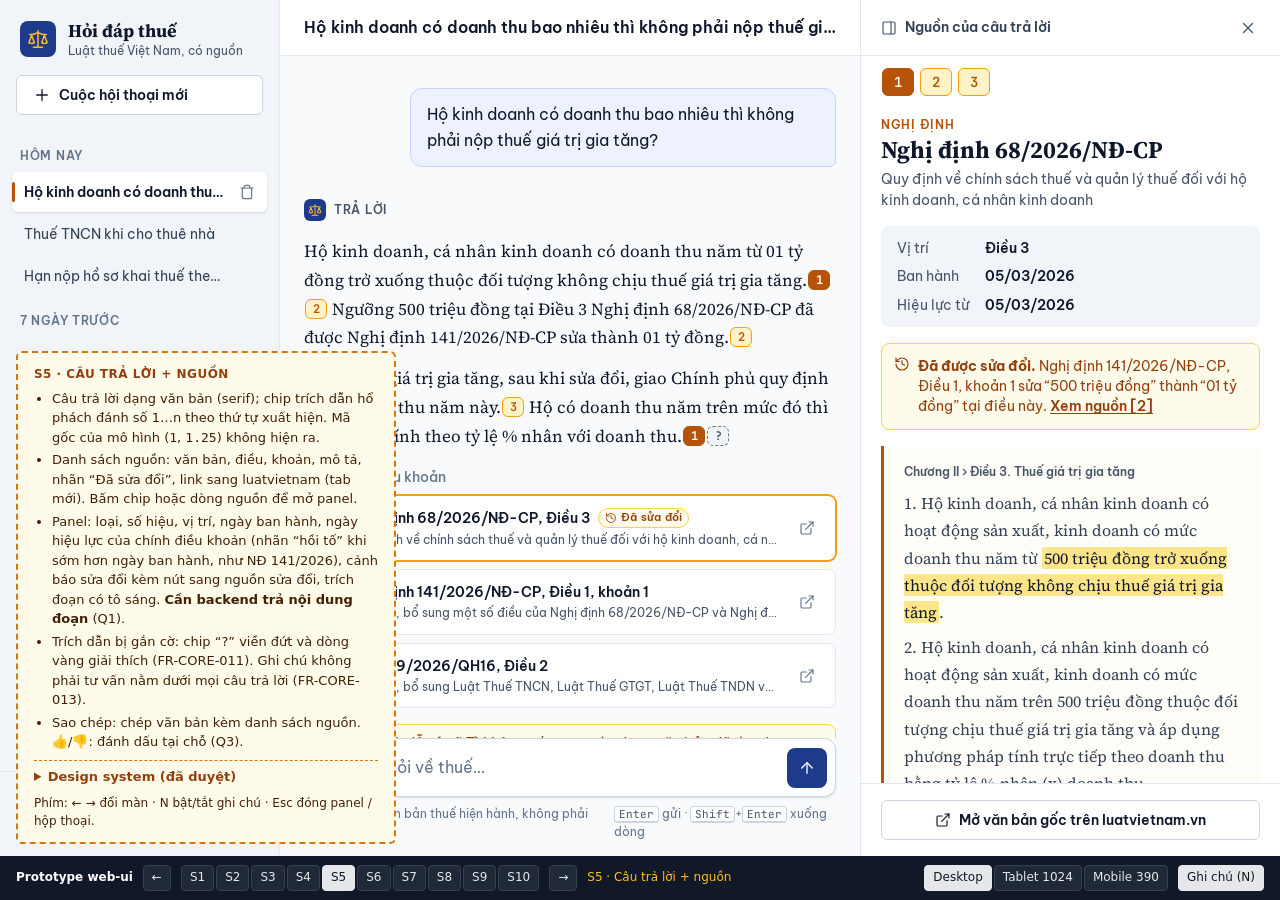
<file: docs/discovery/prototypes/web-ui.html>
<!doctype html>
<!--
  Prototype of branch feat/web-ui: the new web chat page (FastAPI + HTML/CSS/JS, replacing the Streamlit page).
  Discovery only: static page, simulated data, no backend call. Not product code and not a source of truth.
  Document names, numbers, dates, links and excerpts are the corpus's (data/enriched/chunks.jsonl, data/processed,
  2026-11-12 crawl); the questions, answers, history, timings and the flagged id are made up.
  Open directly in a browser from this folder. Notes: web-ui-notes.md.
  Screens are built by JS from TURNS/SCREENS below, in the shape the page's API is expected to return.
-->
<html lang="vi">
<head>
<meta charset="utf-8">
<meta name="viewport" content="width=device-width, initial-scale=1">
<title>Hỏi đáp thuế · Prototype</title>
<link rel="icon" href="data:image/svg+xml,%3Csvg xmlns='http://www.w3.org/2000/svg' viewBox='0 0 32 32'%3E%3Crect width='32' height='32' rx='7' fill='%231e3a8a'/%3E%3Cpath d='M16 8v16M10 24h12M8 12h3c2 0 3.5-.6 5-1.4 1.5.8 3 1.4 5 1.4h3M8 12l-2.5 6.5c.7.5 1.6.8 2.5.8s1.8-.3 2.5-.8zM24 12l-2.5 6.5c.7.5 1.6.8 2.5.8s1.8-.3 2.5-.8z' fill='none' stroke='%23fbbf24' stroke-width='1.6' stroke-linecap='round' stroke-linejoin='round'/%3E%3C/svg%3E">
<link rel="preconnect" href="https://fonts.googleapis.com"><link rel="preconnect" href="https://fonts.gstatic.com" crossorigin>
<link rel="stylesheet" href="https://fonts.googleapis.com/css2?family=Be+Vietnam+Pro:wght@400;500;600;700&family=JetBrains+Mono:wght@500;600&family=Source+Serif+4:opsz,wght@8..60,400;8..60,600;8..60,700&display=swap">
<style>
/* =====================================================================
   DESIGN TOKENS — "Văn bản pháp lý" (Trust & Authority, Swiss minimal)
   Approved 2026-11-18. The product stylesheet starts from this block.
   ===================================================================== */
:root {
  /* color — brand */
  --primary: #1e3a8a;          /* navy: primary button, links, focus */
  --primary-hover: #1e40af;
  --primary-soft: #eef2ff;     /* selected row, user bubble */
  --primary-soft-line: #c7d2fe;
  --on-primary: #ffffff;
  --accent: #b45309;           /* amber: citation chips, brand mark */
  --accent-soft: #fef3c7;
  --accent-line: #f59e0b;
  --brand-gold: #fbbf24;       /* scale icon on navy */
  /* color — neutrals */
  --bg: #f8fafc;
  --surface: #ffffff;
  --surface-2: #f1f5f9;        /* sidebar, facts box */
  --line: #e2e8f0;
  --line-strong: #cbd5e1;
  --ink: #0f172a;              /* 17.9:1 on --surface */
  --ink-2: #334155;            /* 10.4:1 */
  --muted: #475569;            /* 7.6:1 */
  --subtle: #64748b;           /* 4.8:1, captions only */
  /* color — status (always with an icon and text) */
  --warn-bg: #fffbeb; --warn-line: #fcd34d; --warn-ink: #92400e;
  --bad-bg: #fef2f2; --bad-line: #fca5a5; --bad-ink: #b91c1c; --bad: #dc2626;
  --ok-ink: #15803d;
  --excerpt-bg: #fffdf7; --mark: #fde68a;
  /* type */
  --font-ui: "Be Vietnam Pro", system-ui, -apple-system, "Segoe UI", sans-serif;
  --font-doc: "Source Serif 4", Georgia, "Times New Roman", serif;
  --font-mono: "JetBrains Mono", ui-monospace, Consolas, monospace;
  --fs-12: 12px; --fs-14: 14px; --fs-16: 16px; --fs-17: 17px; --fs-18: 18px; --fs-24: 24px; --fs-32: 32px;
  --lh-body: 1.65; --lh-ui: 1.45;
  /* space (4/8 grid) */
  --s-1: 4px; --s-2: 8px; --s-3: 12px; --s-4: 16px; --s-5: 20px; --s-6: 24px; --s-8: 32px; --s-10: 40px; --s-12: 48px;
  /* shape + depth */
  --r-sm: 6px; --r-md: 8px; --r-lg: 12px; --r-pill: 999px;
  --shadow-1: 0 1px 2px rgb(15 23 42 / .06), 0 1px 3px rgb(15 23 42 / .08);
  --shadow-2: 0 8px 24px rgb(15 23 42 / .12), 0 2px 6px rgb(15 23 42 / .08);
  --focus: 0 0 0 2px var(--surface), 0 0 0 4px var(--primary);
  --scrim: rgb(15 23 42 / .45);
  /* motion */
  --t-fast: 150ms; --t-base: 220ms; --ease-out: cubic-bezier(.2,.8,.2,1);
  /* layout */
  --w-sidebar: 280px; --w-panel: 420px; --w-read: 760px;
  /* z (inside .app) */
  --z-drawer: 40; --z-dialog: 50; --z-toast: 60;
}

/* ---------- base ---------- */
*, *::before, *::after { box-sizing: border-box; }
html, body { margin: 0; height: 100%; }
body { font-family: var(--font-ui); font-size: var(--fs-16); line-height: var(--lh-ui); color: var(--ink); background: var(--bg); -webkit-font-smoothing: antialiased; }
button, input, textarea { font: inherit; color: inherit; }
button { cursor: pointer; }
button:disabled { cursor: not-allowed; }
a { color: var(--primary); text-underline-offset: 2px; }
:focus-visible { outline: none; box-shadow: var(--focus); border-radius: var(--r-sm); }
.icon { width: 18px; height: 18px; flex: none; fill: none; stroke: currentColor; stroke-width: 1.75; stroke-linecap: round; stroke-linejoin: round; }
.icon-sm { width: 16px; height: 16px; }
.icon-xs { width: 12px; height: 12px; }
.sr-only { position: absolute; width: 1px; height: 1px; overflow: hidden; clip: rect(0 0 0 0); white-space: nowrap; }
.skip { position: absolute; left: var(--s-4); top: -60px; z-index: 200; background: var(--primary); color: var(--on-primary); padding: var(--s-2) var(--s-4); border-radius: var(--r-sm); }
.skip:focus { top: var(--s-4); }

/* ---------- buttons ---------- */
.btn { display: inline-flex; align-items: center; justify-content: center; gap: var(--s-2); min-height: 40px; padding: 0 var(--s-4); border-radius: var(--r-sm); border: 1px solid transparent; font-size: var(--fs-14); font-weight: 600; text-decoration: none; transition: background var(--t-fast), border-color var(--t-fast), color var(--t-fast); }
.btn-primary { background: var(--primary); color: var(--on-primary); }
.btn-primary:hover:not(:disabled) { background: var(--primary-hover); }
.btn-primary:disabled { background: var(--line-strong); color: var(--surface); }
.btn-outline { background: var(--surface); border-color: var(--line-strong); color: var(--ink); }
.btn-outline:hover { border-color: var(--primary); color: var(--primary); }
.btn-danger { background: var(--bad); color: #fff; }
.btn-danger:hover { background: var(--bad-ink); }
.btn-ghost { background: transparent; color: var(--muted); }
.btn-ghost:hover { background: var(--surface-2); color: var(--ink); }
.btn-icon { width: 40px; padding: 0; }
.btn-icon.sm { width: 32px; min-height: 32px; }
.btn[aria-pressed="true"] { color: var(--primary); background: var(--primary-soft); }
.spinner { width: 18px; height: 18px; border-radius: 50%; border: 2px solid currentColor; border-right-color: transparent; animation: spin .8s linear infinite; flex: none; }
@keyframes spin { to { transform: rotate(360deg); } }

/* ---------- prototype stage + device frames ---------- */
.stage { height: calc(100dvh - 44px); display: flex; align-items: center; justify-content: center; overflow: auto; }
.device { container: app / inline-size; position: relative; flex: none; width: 100%; height: 100%; }
.stage[data-device="tablet"], .stage[data-device="mobile"] { background: #1f2937; }
.stage[data-device="tablet"] .device { width: 1024px; height: min(768px, calc(100% - 32px)); border-radius: 12px; overflow: hidden; box-shadow: 0 20px 60px rgb(0 0 0 / .45); }
.stage[data-device="mobile"] .device { width: 390px; height: min(844px, calc(100% - 32px)); border-radius: 28px; overflow: hidden; box-shadow: 0 0 0 8px #0b0f19, 0 20px 60px rgb(0 0 0 / .5); }

/* ---------- app shell ---------- */
.app { position: relative; overflow: hidden; display: grid; grid-template-columns: var(--w-sidebar) minmax(0, 1fr) var(--w-panel); grid-template-rows: minmax(0, 1fr); height: 100%; background: var(--bg); }
.app.panel-closed { grid-template-columns: var(--w-sidebar) minmax(0, 1fr) 0; }
.app.panel-closed .panel { visibility: hidden; }

/* ---------- sidebar ---------- */
.sidebar { display: flex; flex-direction: column; min-height: 0; background: var(--surface-2); border-right: 1px solid var(--line); }
.brand { display: flex; align-items: center; gap: var(--s-3); padding: var(--s-5) var(--s-5) var(--s-4); }
.brand-mark { width: 36px; height: 36px; border-radius: var(--r-md); background: var(--primary); display: grid; place-items: center; color: var(--brand-gold); flex: none; }
.brand-mark .icon { width: 22px; height: 22px; stroke-width: 1.6; }
.brand-name { font-family: var(--font-doc); font-weight: 700; font-size: var(--fs-18); line-height: 1.2; }
.brand-sub { font-size: var(--fs-12); color: var(--muted); }
.side-close { display: none; margin-left: auto; }
.side-new { margin: 0 var(--s-4) var(--s-4); }
.side-new .btn { width: 100%; justify-content: flex-start; }
.history { flex: 1; overflow-y: auto; padding: 0 var(--s-3) var(--s-4); }
.history h2 { font-size: var(--fs-12); font-weight: 600; color: var(--subtle); text-transform: uppercase; letter-spacing: .06em; margin: var(--s-4) var(--s-2) var(--s-2); }
.history ul { list-style: none; margin: 0; padding: 0; display: flex; flex-direction: column; gap: 2px; }
.hist-row { position: relative; display: flex; align-items: center; border-radius: var(--r-sm); }
.hist-row:hover { background: var(--line); }
.hist-item { flex: 1; min-width: 0; display: flex; align-items: center; min-height: 40px; padding: var(--s-2) var(--s-2) var(--s-2) var(--s-3); border: 0; border-radius: var(--r-sm); background: transparent; text-align: left; font-size: var(--fs-14); color: var(--ink-2); }
.hist-item span { flex: 1; min-width: 0; overflow: hidden; text-overflow: ellipsis; white-space: nowrap; }
.hist-del { opacity: 0; color: var(--subtle); margin-right: 4px; }
.hist-row:hover .hist-del, .hist-row:focus-within .hist-del, .hist-row.current .hist-del { opacity: 1; }
.hist-del:hover { color: var(--bad-ink); background: var(--bad-bg); }
.hist-row.current { background: var(--surface); box-shadow: var(--shadow-1); }
.hist-row.current .hist-item { color: var(--ink); font-weight: 600; }
.hist-row.current::before { content: ""; position: absolute; left: 0; top: 10px; bottom: 10px; width: 3px; border-radius: 2px; background: var(--accent); }
.hist-empty { margin: var(--s-6) var(--s-2); padding: var(--s-4); border: 1px dashed var(--line-strong); border-radius: var(--r-md); font-size: var(--fs-14); color: var(--muted); text-align: center; }
.hist-empty .icon { width: 24px; height: 24px; color: var(--subtle); margin-bottom: var(--s-2); }
.side-foot { border-top: 1px solid var(--line); padding: var(--s-4) var(--s-5); font-size: var(--fs-12); color: var(--muted); display: flex; gap: var(--s-2); }
.side-foot button { all: unset; cursor: pointer; color: var(--primary); font-weight: 600; text-decoration: underline; text-underline-offset: 2px; }
.side-foot button:focus-visible { box-shadow: var(--focus); }

/* ---------- main column ---------- */
.main { display: flex; flex-direction: column; min-width: 0; min-height: 0; background: var(--bg); }
.topbar { display: flex; align-items: center; gap: var(--s-2); min-height: 56px; padding: 0 var(--s-4) 0 var(--s-6); border-bottom: 1px solid var(--line); background: var(--surface); }
.topbar h1 { flex: 1; min-width: 0; margin: 0; font-size: var(--fs-16); font-weight: 600; overflow: hidden; text-overflow: ellipsis; white-space: nowrap; }
.topbar .only-narrow { display: none; }
.thread { flex: 1; overflow-y: auto; }
.thread-inner { max-width: var(--w-read); min-height: 100%; margin: 0 auto; padding: var(--s-8) var(--s-6) var(--s-12); display: flex; flex-direction: column; gap: var(--s-8); }
.thread-inner.center { justify-content: center; }

/* user turn */
.q { align-self: flex-end; max-width: 80%; background: var(--primary-soft); border: 1px solid var(--primary-soft-line); padding: var(--s-3) var(--s-4); border-radius: var(--r-lg) var(--r-lg) var(--r-sm) var(--r-lg); line-height: var(--lh-body); overflow-wrap: anywhere; }

/* assistant turn: a document, not a bubble */
.a { display: flex; flex-direction: column; gap: var(--s-4); }
.a-head { display: flex; align-items: center; gap: var(--s-2); font-size: var(--fs-12); font-weight: 600; color: var(--muted); text-transform: uppercase; letter-spacing: .06em; }
.a-head .dot { width: 22px; height: 22px; border-radius: 6px; background: var(--primary); color: var(--brand-gold); display: grid; place-items: center; }
.a-head .dot .icon { width: 14px; height: 14px; }
.a-head .live { text-transform: none; letter-spacing: 0; font-weight: 500; display: inline-flex; align-items: center; gap: var(--s-2); color: var(--primary); }
.a-head .live .spinner { width: 14px; height: 14px; }
.a-head .elapsed { font-variant-numeric: tabular-nums; color: var(--subtle); text-transform: none; letter-spacing: 0; font-weight: 400; }
.a-body { font-family: var(--font-doc); font-size: var(--fs-17); line-height: 1.7; }
.a-body p { margin: 0 0 var(--s-3); }
.a-body p:last-child { margin-bottom: 0; }
.a-body.nf { color: var(--ink-2); }

/* citation chip — the signature element */
.cite { display: inline-flex; align-items: center; justify-content: center; min-width: 22px; height: 20px; margin: 0 1px; padding: 0 5px; vertical-align: 2px; border: 1px solid var(--accent-line); border-radius: var(--r-sm); background: var(--accent-soft); color: var(--accent); font-family: var(--font-mono); font-size: var(--fs-12); font-weight: 600; line-height: 1; transition: background var(--t-fast), color var(--t-fast); }
button.cite:hover, .cite[aria-current="true"] { background: var(--accent); color: #fff; border-color: var(--accent); }
.cite.flag { border-style: dashed; border-color: var(--subtle); background: var(--surface-2); color: var(--muted); }

/* sources */
.sources h3 { margin: 0 0 var(--s-2); font-size: var(--fs-14); font-weight: 600; color: var(--ink-2); }
.sources h3 .count { font-weight: 500; color: var(--subtle); }
.src-list { list-style: none; margin: 0; padding: 0; display: grid; gap: var(--s-2); }
.src { display: grid; grid-template-columns: auto minmax(0, 1fr) auto; align-items: center; gap: var(--s-3); padding: var(--s-3); border: 1px solid var(--line); border-radius: var(--r-md); background: var(--surface); transition: border-color var(--t-fast), box-shadow var(--t-fast); }
.src:hover { border-color: var(--line-strong); box-shadow: var(--shadow-1); }
.src.active { border-color: var(--accent-line); box-shadow: 0 0 0 1px var(--accent-line); }
.src-open { all: unset; display: contents; cursor: pointer; }
.src-open:focus-visible .src-title { box-shadow: var(--focus); }
.src .cite { margin: 0; }
.src-title { min-width: 0; font-size: var(--fs-14); font-weight: 600; color: var(--ink); border-radius: 2px; }
.src-title .name { display: flex; align-items: center; gap: var(--s-2); flex-wrap: wrap; }
.src-meta { display: block; font-size: var(--fs-12); color: var(--muted); font-weight: 400; margin-top: 2px; overflow: hidden; text-overflow: ellipsis; white-space: nowrap; }
.tag { display: inline-flex; align-items: center; gap: 4px; padding: 1px 6px; border-radius: var(--r-pill); font-size: 11px; font-weight: 600; letter-spacing: .02em; }
.tag-amended { background: var(--warn-bg); color: var(--warn-ink); border: 1px solid var(--warn-line); }
.src-ext { color: var(--subtle); display: inline-grid; place-items: center; width: 32px; height: 32px; border-radius: var(--r-sm); }
.src-ext:hover { color: var(--primary); background: var(--surface-2); }

/* callouts */
.callout { display: flex; gap: var(--s-2); align-items: flex-start; padding: var(--s-2) var(--s-3); border-radius: var(--r-md); font-size: var(--fs-14); line-height: var(--lh-ui); }
.callout .icon { margin-top: 1px; }
.callout-warn { background: var(--warn-bg); border: 1px solid var(--warn-line); color: var(--warn-ink); }
.callout-bad { background: var(--bad-bg); border: 1px solid var(--bad-line); color: var(--bad-ink); padding: var(--s-3) var(--s-4); }
.callout-bad .row { display: flex; gap: var(--s-2); margin-top: var(--s-3); }
.callout-tip { background: var(--surface); border: 1px solid var(--line); color: var(--ink-2); padding: var(--s-3) var(--s-4); }
.callout-tip ul { margin: var(--s-1) 0 0; padding-left: 18px; }
.callout-info { color: var(--muted); padding-left: 0; }

/* answer actions */
.a-actions { display: flex; align-items: center; gap: var(--s-1); margin-top: calc(var(--s-2) * -1); }
.a-actions .sep { flex: 1; }
.a-actions .time { font-size: var(--fs-12); color: var(--subtle); }

/* skeleton */
.skel { display: flex; flex-direction: column; gap: 10px; }
.skel i { display: block; height: 14px; border-radius: 4px; background: linear-gradient(90deg, var(--surface-2) 0%, var(--line) 50%, var(--surface-2) 100%); background-size: 200% 100%; animation: shimmer 1.4s ease-in-out infinite; }
@keyframes shimmer { from { background-position: 100% 0; } to { background-position: -100% 0; } }

/* status card (index loading / failed) */
.status { align-self: center; width: 100%; max-width: 520px; text-align: center; padding: var(--s-10) var(--s-8); background: var(--surface); border: 1px solid var(--line); border-radius: var(--r-lg); box-shadow: var(--shadow-1); }
.status .badge { width: 48px; height: 48px; margin: 0 auto var(--s-4); border-radius: 50%; display: grid; place-items: center; background: var(--primary-soft); color: var(--primary); }
.status .badge .spinner { width: 22px; height: 22px; }
.status.bad .badge { background: var(--bad-bg); color: var(--bad-ink); }
.status h2 { margin: 0; font-family: var(--font-doc); font-size: var(--fs-24); line-height: 1.3; }
.status p { margin: var(--s-2) 0 0; color: var(--muted); font-size: var(--fs-14); }
.status .bar { height: 4px; margin: var(--s-6) auto 0; max-width: 280px; border-radius: 2px; background: var(--surface-2); overflow: hidden; }
.status .bar i { display: block; width: 40%; height: 100%; background: var(--primary); border-radius: 2px; animation: indet 1.6s ease-in-out infinite; }
@keyframes indet { from { transform: translateX(-100%); } to { transform: translateX(250%); } }
.status .actions { margin-top: var(--s-6); display: flex; gap: var(--s-2); justify-content: center; }
.status code { font-family: var(--font-mono); font-size: var(--fs-12); background: var(--surface-2); padding: 1px 4px; border-radius: 4px; }

/* welcome */
.welcome { display: flex; flex-direction: column; gap: var(--s-4); }
.welcome .brand-mark { width: 48px; height: 48px; border-radius: var(--r-lg); }
.welcome .brand-mark .icon { width: 28px; height: 28px; }
.welcome h2 { margin: var(--s-2) 0 0; font-family: var(--font-doc); font-size: var(--fs-32); line-height: 1.2; font-weight: 700; text-wrap: balance; }
.welcome > p { margin: 0; color: var(--muted); font-size: var(--fs-16); line-height: var(--lh-body); }
.welcome ul { list-style: none; margin: var(--s-2) 0 0; padding: 0; display: grid; gap: var(--s-3); }
.welcome li { display: flex; gap: var(--s-3); align-items: flex-start; padding: var(--s-3) var(--s-4); background: var(--surface); border: 1px solid var(--line); border-radius: var(--r-md); font-size: var(--fs-14); color: var(--ink-2); }
.welcome li .ic { width: 32px; height: 32px; flex: none; border-radius: var(--r-sm); display: grid; place-items: center; background: var(--accent-soft); color: var(--accent); }
.welcome li b { display: block; color: var(--ink); margin-bottom: 2px; }

/* composer */
.composer-wrap { padding: 0 var(--s-6) var(--s-4); background: linear-gradient(to bottom, rgb(248 250 252 / 0), var(--bg) 24px); }
.composer { max-width: var(--w-read); margin: 0 auto; display: flex; align-items: flex-end; gap: var(--s-2); padding: var(--s-2) var(--s-2) var(--s-2) var(--s-4); background: var(--surface); border: 1px solid var(--line-strong); border-radius: var(--r-lg); box-shadow: var(--shadow-1); transition: border-color var(--t-fast), box-shadow var(--t-fast); }
.composer:focus-within { border-color: var(--primary); box-shadow: 0 0 0 3px rgb(30 58 138 / .15); }
.composer textarea { flex: 1; min-height: 40px; max-height: 200px; resize: none; border: 0; outline: 0; background: transparent; padding: 9px 0; font-size: var(--fs-16); line-height: 1.4; }
.composer textarea::placeholder { color: var(--subtle); }
.composer textarea:disabled { cursor: not-allowed; }
.composer.is-disabled { background: var(--surface-2); box-shadow: none; }
.composer .btn-primary { width: 40px; padding: 0; border-radius: var(--r-md); }
.composer-hint { max-width: var(--w-read); margin: var(--s-2) auto 0; display: flex; justify-content: space-between; gap: var(--s-4); font-size: var(--fs-12); color: var(--subtle); }
kbd { font-family: var(--font-mono); font-size: 11px; padding: 0 4px; border: 1px solid var(--line-strong); border-bottom-width: 2px; border-radius: 4px; background: var(--surface); color: var(--muted); }

/* ---------- source panel ---------- */
.panel { display: flex; flex-direction: column; min-height: 0; background: var(--surface); border-left: 1px solid var(--line); }
.panel-head { position: relative; display: flex; align-items: center; gap: var(--s-2); min-height: 56px; padding: 0 var(--s-3) 0 var(--s-5); border-bottom: 1px solid var(--line); }
.panel-head h2 { flex: 1; margin: 0; font-size: var(--fs-14); font-weight: 600; color: var(--ink-2); }
.panel-tabs { display: flex; gap: var(--s-1); padding: var(--s-3) var(--s-5) 0; }
.panel-tabs .cite { height: 28px; min-width: 32px; font-size: var(--fs-14); }
.panel-body { flex: 1; overflow-y: auto; padding: var(--s-5); display: flex; flex-direction: column; gap: var(--s-4); }
.doc-kind { font-size: var(--fs-12); font-weight: 600; color: var(--accent); text-transform: uppercase; letter-spacing: .08em; }
.doc-title { margin: 2px 0 0; font-family: var(--font-doc); font-size: var(--fs-24); line-height: 1.25; font-weight: 700; }
.doc-desc { margin: var(--s-1) 0 0; font-size: var(--fs-14); color: var(--muted); }
.facts { display: grid; grid-template-columns: auto 1fr; gap: var(--s-2) var(--s-4); margin: 0; font-size: var(--fs-14); padding: var(--s-3) var(--s-4); background: var(--surface-2); border-radius: var(--r-md); }
.facts dt { color: var(--muted); }
.facts dd { margin: 0; font-weight: 600; font-variant-numeric: tabular-nums; }
.facts .retro { display: inline-block; margin-left: var(--s-1); font-size: var(--fs-12); font-weight: 500; color: var(--warn-ink); }
.excerpt { margin: 0; padding: var(--s-4) var(--s-4) var(--s-4) var(--s-5); border-left: 3px solid var(--accent); background: var(--excerpt-bg); border-radius: 0 var(--r-md) var(--r-md) 0; font-family: var(--font-doc); font-size: var(--fs-16); line-height: 1.7; color: var(--ink-2); }
.excerpt .loc { display: block; font-family: var(--font-ui); font-size: var(--fs-12); font-weight: 600; color: var(--muted); margin-bottom: var(--s-2); }
.excerpt mark { background: var(--mark); color: var(--ink); padding: 0 2px; border-radius: 2px; }
.excerpt p { margin: 0 0 var(--s-2); }
.excerpt p:last-child { margin: 0; }
.amend { display: flex; gap: var(--s-2); align-items: flex-start; padding: var(--s-3); border: 1px solid var(--warn-line); background: var(--warn-bg); border-radius: var(--r-md); font-size: var(--fs-14); color: var(--warn-ink); }
.amend button { all: unset; cursor: pointer; font-weight: 600; text-decoration: underline; text-underline-offset: 2px; }
.amend button:focus-visible { box-shadow: var(--focus); }
.panel-foot { padding: var(--s-4) var(--s-5); border-top: 1px solid var(--line); }
.panel-foot .btn { width: 100%; }

/* ---------- scrim, dialogs, toast ---------- */
.scrim { display: none; position: absolute; inset: 0; background: var(--scrim); z-index: calc(var(--z-drawer) - 1); }
.dlg-layer { position: absolute; inset: 0; z-index: var(--z-dialog); display: grid; grid-template: minmax(0, 1fr) / minmax(0, 1fr); place-items: center; padding: var(--s-4); background: var(--scrim); }
.dlg-layer[hidden] { display: none; }
.dlg { width: 100%; max-width: 440px; max-height: 100%; display: flex; flex-direction: column; background: var(--surface); border-radius: var(--r-lg); box-shadow: var(--shadow-2); }
.dlg.wide { max-width: 760px; height: min(720px, 100%); }
.dlg-head { display: flex; align-items: center; gap: var(--s-2); padding: var(--s-5) var(--s-4) var(--s-2) var(--s-6); }
.dlg-head h2 { flex: 1; margin: 0; font-family: var(--font-doc); font-size: var(--fs-24); line-height: 1.25; }
.dlg-body { padding: 0 var(--s-6) var(--s-4); color: var(--ink-2); font-size: var(--fs-16); line-height: var(--lh-body); }
.dlg-body p { margin: 0; }
.dlg-foot { display: flex; justify-content: flex-end; gap: var(--s-2); padding: var(--s-4) var(--s-6) var(--s-5); }
.docs-tools { padding: 0 var(--s-6) var(--s-3); display: flex; flex-direction: column; gap: var(--s-2); }
.docs-tools p { margin: 0; font-size: var(--fs-14); color: var(--muted); }
.search { display: flex; align-items: center; gap: var(--s-2); height: 40px; padding: 0 var(--s-3); border: 1px solid var(--line-strong); border-radius: var(--r-sm); color: var(--subtle); }
.search:focus-within { border-color: var(--primary); box-shadow: 0 0 0 3px rgb(30 58 138 / .15); }
.search input { flex: 1; min-width: 0; border: 0; outline: 0; background: transparent; font-size: var(--fs-14); color: var(--ink); }
.docs { flex: 1; overflow-y: auto; padding: 0 var(--s-6) var(--s-5); border-top: 1px solid var(--line); }
.docs h3 { position: sticky; top: 0; margin: 0; padding: var(--s-3) 0 var(--s-2); background: var(--surface); font-size: var(--fs-12); font-weight: 600; color: var(--subtle); text-transform: uppercase; letter-spacing: .06em; }
.docs ul { list-style: none; margin: 0; padding: 0; }
.doc-row { display: grid; grid-template-columns: minmax(0, 1fr) auto; gap: var(--s-3); align-items: center; padding: var(--s-2) 0; border-bottom: 1px solid var(--line); }
.doc-row b { display: block; font-size: var(--fs-14); }
.doc-row span { display: -webkit-box; -webkit-line-clamp: 2; -webkit-box-orient: vertical; overflow: hidden; font-size: var(--fs-12); color: var(--muted); }
.docs-none { padding: var(--s-6) 0; text-align: center; color: var(--muted); font-size: var(--fs-14); }
.toast { position: absolute; left: 50%; bottom: 100px; z-index: var(--z-toast); transform: translate(-50%, 8px); opacity: 0; pointer-events: none; display: flex; align-items: center; gap: var(--s-2); padding: var(--s-2) var(--s-4); border-radius: var(--r-md); background: var(--ink); color: #fff; font-size: var(--fs-14); box-shadow: var(--shadow-2); white-space: nowrap; transition: opacity var(--t-base) var(--ease-out), transform var(--t-base) var(--ease-out); }
.toast.show { opacity: 1; transform: translate(-50%, 0); }
.toast .icon { color: #86efac; }

/* ---------- responsive: container queries on the app's box ---------- */
@container app (max-width: 1279px) {
  .app, .app.panel-closed { grid-template-columns: var(--w-sidebar) minmax(0, 1fr); }
  .panel { position: absolute; top: 0; right: 0; bottom: 0; width: min(var(--w-panel), 92%); z-index: var(--z-drawer); box-shadow: var(--shadow-2); transition: transform var(--t-base) var(--ease-out); }
  .app.panel-closed .panel { transform: translateX(100%); }
  .app:not(.panel-closed) .scrim { display: block; }
}
@container app (max-width: 899px) {
  .app, .app.panel-closed { grid-template-columns: minmax(0, 1fr); }
  .sidebar { position: absolute; top: 0; left: 0; bottom: 0; width: min(var(--w-sidebar), 86%); z-index: var(--z-drawer); transform: translateX(-100%); transition: transform var(--t-base) var(--ease-out); }
  .app.side-open .sidebar { transform: none; box-shadow: var(--shadow-2); }
  .app.side-open .scrim { display: block; }
  .side-close { display: inline-flex; }
  .topbar { padding-left: var(--s-2); padding-right: var(--s-2); }
  .topbar .only-narrow { display: inline-flex; }
  .thread-inner { padding: var(--s-6) var(--s-4) var(--s-10); gap: var(--s-6); }
  .q { max-width: 92%; }
  .composer-wrap { padding: 0 var(--s-3) var(--s-3); }
  .composer-hint .kbd-hint { display: none; }
  .welcome h2 { font-size: var(--fs-24); }
  /* panel becomes a bottom sheet */
  .panel { top: auto; left: 0; width: 100%; height: 82%; border-left: 0; border-radius: var(--r-lg) var(--r-lg) 0 0; }
  .app.panel-closed .panel { transform: translateY(100%); }
  .panel-head::before { content: ""; position: absolute; left: 50%; top: 6px; width: 36px; height: 4px; margin-left: -18px; border-radius: 2px; background: var(--line-strong); }
  /* dialogs become sheets */
  .dlg-layer { place-items: end stretch; padding: 0; }
  .dlg, .dlg.wide { max-width: none; border-radius: var(--r-lg) var(--r-lg) 0 0; }
  .dlg.wide { height: 90%; }
  .dlg-head, .dlg-body, .dlg-foot, .docs-tools, .docs { padding-left: var(--s-4); padding-right: var(--s-4); }
  .dlg-foot .btn { flex: 1; }
  .status { padding: var(--s-8) var(--s-5); }
}
@media (prefers-reduced-motion: reduce) {
  *, *::before, *::after { transition-duration: 0ms !important; animation-duration: 0ms !important; animation-iteration-count: 1 !important; scroll-behavior: auto !important; }
}

/* =====================================================================
   PROTOTYPE CHROME — not product
   ===================================================================== */
.proto { position: fixed; left: 0; right: 0; bottom: 0; z-index: 100; height: 44px; display: flex; align-items: center; gap: 10px; padding: 0 16px; background: #111827; color: #e5e7eb; font: 12px/1.3 system-ui, sans-serif; overflow-x: auto; white-space: nowrap; }
.proto b { color: #fff; }
.proto button { min-height: 26px; padding: 0 8px; font-size: 12px; background: #1f2937; color: #e5e7eb; border: 1px solid #374151; border-radius: 4px; }
.proto button:hover { background: #374151; }
.proto button[aria-pressed="true"] { background: #e5e7eb; color: #111827; border-color: #e5e7eb; }
.proto .seg { display: inline-flex; gap: 2px; }
.proto .gap { flex: 1; }
.proto .cur { color: #fbbf24; min-width: 220px; }
.pnote { position: fixed; left: 16px; bottom: 56px; z-index: 99; width: 380px; max-width: calc(100vw - 32px); max-height: calc(100dvh - 120px); overflow: auto; background: #fffbeb; border: 2px dashed #d97706; border-radius: 6px; padding: 12px 16px; font: 13px/1.5 system-ui, sans-serif; color: #422006; }
.pnote[hidden] { display: none; }
.pnote h2 { font-size: 12px; text-transform: uppercase; letter-spacing: .04em; color: #92400e; margin: 0 0 6px; }
.pnote ul { margin: 4px 0 8px; padding-left: 18px; }
.pnote li { margin: 3px 0; }
.pnote details { border-top: 1px dashed #d97706; margin-top: 8px; padding-top: 6px; }
.pnote summary { cursor: pointer; font-weight: 600; color: #92400e; }
.swatches { display: grid; grid-template-columns: repeat(4, 1fr); gap: 6px; margin: 6px 0 10px; }
.sw { display: flex; flex-direction: column; gap: 2px; font: 11px/1.2 ui-monospace, monospace; }
.sw i { display: block; height: 24px; border-radius: 4px; border: 1px solid rgb(0 0 0 / .1); }
</style>
</head>
<body>

<!-- Lucide icons (ISC), as a sprite -->
<svg width="0" height="0" style="position:absolute" aria-hidden="true">
  <symbol id="i-scale" viewBox="0 0 24 24"><path d="m16 16 3-8 3 8c-.87.65-1.92 1-3 1s-2.13-.35-3-1Z"/><path d="m2 16 3-8 3 8c-.87.65-1.92 1-3 1s-2.13-.35-3-1Z"/><path d="M7 21h10"/><path d="M12 3v18"/><path d="M3 7h2c2 0 5-1 7-2 2 1 5 2 7 2h2"/></symbol>
  <symbol id="i-plus" viewBox="0 0 24 24"><path d="M5 12h14"/><path d="M12 5v14"/></symbol>
  <symbol id="i-msg" viewBox="0 0 24 24"><path d="M21 15a2 2 0 0 1-2 2H7l-4 4V5a2 2 0 0 1 2-2h14a2 2 0 0 1 2 2z"/></symbol>
  <symbol id="i-copy" viewBox="0 0 24 24"><rect width="14" height="14" x="8" y="8" rx="2" ry="2"/><path d="M4 16c-1.1 0-2-.9-2-2V4c0-1.1.9-2 2-2h10c1.1 0 2 .9 2 2"/></symbol>
  <symbol id="i-up" viewBox="0 0 24 24"><path d="M7 10v12"/><path d="M15 5.88 14 10h5.83a2 2 0 0 1 1.92 2.56l-2.33 8A2 2 0 0 1 17.5 22H4a2 2 0 0 1-2-2v-8a2 2 0 0 1 2-2h2.76a2 2 0 0 0 1.79-1.11L12 2a3.13 3.13 0 0 1 3 3.88Z"/></symbol>
  <symbol id="i-down" viewBox="0 0 24 24"><path d="M17 14V2"/><path d="M9 18.12 10 14H4.17a2 2 0 0 1-1.92-2.56l2.33-8A2 2 0 0 1 6.5 2H20a2 2 0 0 1 2 2v8a2 2 0 0 1-2 2h-2.76a2 2 0 0 0-1.79 1.11L12 22a3.13 3.13 0 0 1-3-3.88Z"/></symbol>
  <symbol id="i-ext" viewBox="0 0 24 24"><path d="M15 3h6v6"/><path d="M10 14 21 3"/><path d="M18 13v6a2 2 0 0 1-2 2H5a2 2 0 0 1-2-2V8a2 2 0 0 1 2-2h6"/></symbol>
  <symbol id="i-x" viewBox="0 0 24 24"><path d="M18 6 6 18"/><path d="m6 6 12 12"/></symbol>
  <symbol id="i-send" viewBox="0 0 24 24"><path d="m5 12 7-7 7 7"/><path d="M12 19V5"/></symbol>
  <symbol id="i-info" viewBox="0 0 24 24"><circle cx="12" cy="12" r="10"/><path d="M12 16v-4"/><path d="M12 8h.01"/></symbol>
  <symbol id="i-warn" viewBox="0 0 24 24"><path d="m21.73 18-8-14a2 2 0 0 0-3.48 0l-8 14A2 2 0 0 0 4 21h16a2 2 0 0 0 1.73-3"/><path d="M12 9v4"/><path d="M12 17h.01"/></symbol>
  <symbol id="i-alert" viewBox="0 0 24 24"><circle cx="12" cy="12" r="10"/><path d="M12 8v4"/><path d="M12 16h.01"/></symbol>
  <symbol id="i-history" viewBox="0 0 24 24"><path d="M3 12a9 9 0 1 0 9-9 9.75 9.75 0 0 0-6.74 2.74L3 8"/><path d="M3 3v5h5"/><path d="M12 7v5l4 2"/></symbol>
  <symbol id="i-menu" viewBox="0 0 24 24"><path d="M4 6h16"/><path d="M4 12h16"/><path d="M4 18h16"/></symbol>
  <symbol id="i-book" viewBox="0 0 24 24"><path d="M12 7v14"/><path d="M3 18a1 1 0 0 1-1-1V4a1 1 0 0 1 1-1h5a4 4 0 0 1 4 4 4 4 0 0 1 4-4h5a1 1 0 0 1 1 1v13a1 1 0 0 1-1 1h-6a3 3 0 0 0-3 3 3 3 0 0 0-3-3z"/></symbol>
  <symbol id="i-panel" viewBox="0 0 24 24"><rect width="18" height="18" x="3" y="3" rx="2"/><path d="M15 3v18"/></symbol>
  <symbol id="i-check" viewBox="0 0 24 24"><path d="M20 6 9 17l-5-5"/></symbol>
  <symbol id="i-trash" viewBox="0 0 24 24"><path d="M3 6h18"/><path d="M19 6v14c0 1-1 2-2 2H7c-1 0-2-1-2-2V6"/><path d="M8 6V4c0-1 1-2 2-2h4c1 0 2 1 2 2v2"/></symbol>
  <symbol id="i-retry" viewBox="0 0 24 24"><path d="M3 12a9 9 0 0 1 9-9 9.75 9.75 0 0 1 6.74 2.74L21 8"/><path d="M21 3v5h-5"/><path d="M21 12a9 9 0 0 1-9 9 9.75 9.75 0 0 1-6.74-2.74L3 16"/><path d="M8 16H3v5"/></symbol>
  <symbol id="i-search" viewBox="0 0 24 24"><circle cx="11" cy="11" r="8"/><path d="m21 21-4.3-4.3"/></symbol>
  <symbol id="i-quote" viewBox="0 0 24 24"><path d="M16 3a2 2 0 0 0-2 2v6a2 2 0 0 0 2 2 1 1 0 0 1 1 1v1a2 2 0 0 1-2 2 1 1 0 0 0-1 1v2a1 1 0 0 0 1 1 6 6 0 0 0 6-6V5a2 2 0 0 0-2-2z"/><path d="M5 3a2 2 0 0 0-2 2v6a2 2 0 0 0 2 2 1 1 0 0 1 1 1v1a2 2 0 0 1-2 2 1 1 0 0 0-1 1v2a1 1 0 0 0 1 1 6 6 0 0 0 6-6V5a2 2 0 0 0-2-2z"/></symbol>
  <symbol id="i-edit" viewBox="0 0 24 24"><path d="M12 20h9"/><path d="M16.38 3.62a1 1 0 0 1 3 3L7.37 18.64a2 2 0 0 1-.86.5l-2.87.84a.5.5 0 0 1-.62-.62l.84-2.87a2 2 0 0 1 .5-.86z"/></symbol>
</svg>

<a class="skip" href="#composer-input">Bỏ qua đến ô đặt câu hỏi</a>

<div class="stage" id="stage" data-device="desktop">
 <div class="device">
  <div class="app" id="app">

    <!-- ============ SIDEBAR ============ -->
    <aside class="sidebar" aria-label="Hội thoại">
      <div class="brand">
        <div class="brand-mark" aria-hidden="true"><svg class="icon"><use href="#i-scale"/></svg></div>
        <div>
          <div class="brand-name">Hỏi đáp thuế</div>
          <div class="brand-sub">Luật thuế Việt Nam, có nguồn</div>
        </div>
        <button class="btn btn-ghost btn-icon side-close" type="button" data-act="close-side" aria-label="Đóng danh sách hội thoại"><svg class="icon"><use href="#i-x"/></svg></button>
      </div>
      <div class="side-new">
        <button class="btn btn-outline" type="button" data-act="new"><svg class="icon" aria-hidden="true"><use href="#i-plus"/></svg>Cuộc hội thoại mới</button>
      </div>
      <nav class="history" id="history" aria-label="Lịch sử hội thoại"></nav>
      <div class="side-foot">
        <svg class="icon icon-sm" aria-hidden="true"><use href="#i-book"/></svg>
        <div>Trả lời từ 30 luật, nghị định, thông tư thuế hiện hành, cập nhật 12/11/2026. <button type="button" data-act="docs">Xem danh sách</button></div>
      </div>
    </aside>

    <!-- ============ MAIN ============ -->
    <main class="main" id="main">
      <header class="topbar">
        <button class="btn btn-ghost btn-icon only-narrow" type="button" data-act="open-side" aria-label="Mở danh sách hội thoại"><svg class="icon"><use href="#i-menu"/></svg></button>
        <h1 id="title"></h1>
        <button class="btn btn-ghost btn-icon only-narrow" type="button" data-act="new" aria-label="Cuộc hội thoại mới"><svg class="icon"><use href="#i-plus"/></svg></button>
      </header>
      <div class="thread" id="thread"><div class="thread-inner" id="thread-inner" aria-live="polite"></div></div>
      <div class="composer-wrap">
        <form class="composer" id="composer">
          <label for="composer-input" class="sr-only">Câu hỏi</label>
          <textarea id="composer-input" rows="1" placeholder="Đặt câu hỏi về thuế…"></textarea>
          <button class="btn btn-primary" type="submit" id="send" aria-label="Gửi câu hỏi"><svg class="icon"><use href="#i-send"/></svg></button>
        </form>
        <div class="composer-hint">
          <span>Chỉ trả lời từ văn bản thuế hiện hành, không phải tư vấn.</span>
          <span class="kbd-hint"><kbd>Enter</kbd> gửi · <kbd>Shift</kbd>+<kbd>Enter</kbd> xuống dòng</span>
        </div>
      </div>
    </main>

    <!-- ============ SOURCE PANEL ============ -->
    <div class="scrim" data-act="scrim"></div>
    <aside class="panel" id="panel" aria-labelledby="panel-h">
      <div class="panel-head">
        <svg class="icon icon-sm" aria-hidden="true" style="color:var(--muted)"><use href="#i-panel"/></svg>
        <h2 id="panel-h">Nguồn của câu trả lời</h2>
        <button class="btn btn-ghost btn-icon" type="button" data-act="close-panel" aria-label="Đóng panel nguồn"><svg class="icon"><use href="#i-x"/></svg></button>
      </div>
      <div class="panel-tabs" id="panel-tabs" role="tablist" aria-label="Chọn nguồn"></div>
      <div class="panel-body" id="panel-body" role="tabpanel"></div>
      <div class="panel-foot">
        <a class="btn btn-outline" id="panel-link" href="#" target="_blank" rel="noopener"><svg class="icon icon-sm" aria-hidden="true"><use href="#i-ext"/></svg>Mở văn bản gốc trên luatvietnam.vn</a>
      </div>
    </aside>

    <!-- ============ DIALOGS ============ -->
    <div class="dlg-layer" id="dlg-delete" hidden data-act="dlg-bg">
      <div class="dlg" role="alertdialog" aria-modal="true" aria-labelledby="del-h" aria-describedby="del-d">
        <div class="dlg-head"><h2 id="del-h">Xóa hội thoại?</h2></div>
        <div class="dlg-body"><p id="del-d">“<b id="del-name"></b>” sẽ bị xóa khỏi trình duyệt này. Không khôi phục được.</p></div>
        <div class="dlg-foot">
          <button class="btn btn-outline" type="button" data-act="dlg-close">Hủy</button>
          <button class="btn btn-danger" type="button" data-act="del-confirm"><svg class="icon icon-sm" aria-hidden="true"><use href="#i-trash"/></svg>Xóa</button>
        </div>
      </div>
    </div>

    <div class="dlg-layer" id="dlg-docs" hidden data-act="dlg-bg">
      <div class="dlg wide" role="dialog" aria-modal="true" aria-labelledby="docs-h">
        <div class="dlg-head">
          <h2 id="docs-h">Văn bản dùng để trả lời</h2>
          <button class="btn btn-ghost btn-icon" type="button" data-act="dlg-close" aria-label="Đóng"><svg class="icon"><use href="#i-x"/></svg></button>
        </div>
        <div class="docs-tools">
          <p>30 văn bản thuế hiện hành, lấy từ luatvietnam.vn ngày 12/11/2026. Câu hỏi ngoài các văn bản này sẽ được trả lời là không tìm thấy.</p>
          <label class="search"><svg class="icon icon-sm" aria-hidden="true"><use href="#i-search"/></svg><span class="sr-only">Lọc văn bản</span><input id="docs-q" type="search" placeholder="Lọc theo số hiệu hoặc tên, ví dụ “68/2026” hay “thu nhập cá nhân”"></label>
        </div>
        <div class="docs" id="docs"></div>
      </div>
    </div>

    <div class="toast" id="toast" role="status"><svg class="icon icon-sm" aria-hidden="true"><use href="#i-check"/></svg><span id="toast-t"></span></div>
  </div>
 </div>
</div>

<!-- ============ PROTOTYPE CHROME ============ -->
<div class="proto" role="region" aria-label="Điều khiển prototype">
  <b>Prototype web-ui</b>
  <button type="button" id="p-prev" aria-label="Màn trước">←</button>
  <span class="seg" id="p-screens"></span>
  <button type="button" id="p-next" aria-label="Màn sau">→</button>
  <span class="cur" id="p-cur"></span>
  <span class="gap"></span>
  <span class="seg" id="p-device">
    <button type="button" data-device="desktop" aria-pressed="true">Desktop</button>
    <button type="button" data-device="tablet" aria-pressed="false">Tablet 1024</button>
    <button type="button" data-device="mobile" aria-pressed="false">Mobile 390</button>
  </span>
  <button type="button" id="p-note" aria-pressed="true">Ghi chú (N)</button>
</div>

<aside class="pnote" id="pnote" aria-label="Ghi chú cho người review">
  <h2 id="pn-h"></h2>
  <ul id="pn-list"></ul>
  <details>
    <summary>Design system (đã duyệt)</summary>
    <div class="swatches">
      <div class="sw"><i style="background:#1e3a8a"></i>primary</div>
      <div class="sw"><i style="background:#b45309"></i>accent</div>
      <div class="sw"><i style="background:#fef3c7"></i>accent-soft</div>
      <div class="sw"><i style="background:#eef2ff"></i>primary-soft</div>
      <div class="sw"><i style="background:#0f172a"></i>ink</div>
      <div class="sw"><i style="background:#475569"></i>muted</div>
      <div class="sw"><i style="background:#fffbeb;border-color:#fcd34d"></i>warn</div>
      <div class="sw"><i style="background:#fef2f2;border-color:#fca5a5"></i>bad</div>
    </div>
    <div style="font-family:var(--font-doc);font-size:16px">Source Serif 4: câu trả lời, tiêu đề</div>
    <div style="font-family:var(--font-ui);font-size:14px">Be Vietnam Pro: giao diện</div>
    <div style="font-family:var(--font-mono);font-size:12px">JetBrains Mono: chip trích dẫn</div>
  </details>
  <p style="margin:8px 0 0;font-size:12px">Phím: ← → đổi màn · N bật/tắt ghi chú · Esc đóng panel / hộp thoại.</p>
</aside>

<script>
/* =====================================================================
   DATA — shaped as the page's API is expected to return it (see notes §4).
   Document facts and excerpts: the corpus. Questions, answers, timings: simulated.
   ===================================================================== */
const NOT_FOUND = "Không tìm thấy quy định trả lời câu hỏi này trong các văn bản hiện có.";
const ERROR = "Chưa trả lời được lúc này, vui lòng thử lại sau.";

const SRC = {
  nd68_d3: {
    doc_id: "427630", kind: "Nghị định", document: "Nghị định 68/2026/NĐ-CP", where: "Điều 3",
    desc: "Quy định về chính sách thuế và quản lý thuế đối với hộ kinh doanh, cá nhân kinh doanh",
    loc: "Chương II › Điều 3. Thuế giá trị gia tăng", issued: "05/03/2026", effective: "05/03/2026",
    amended_by: { doc_id: "433387", text: "Nghị định 141/2026/NĐ-CP, Điều 1, khoản 1 sửa “500 triệu đồng” thành “01 tỷ đồng” tại điều này." },
    excerpt: ["1. Hộ kinh doanh, cá nhân kinh doanh có hoạt động sản xuất, kinh doanh có mức doanh thu năm từ <mark>500 triệu đồng trở xuống thuộc đối tượng không chịu thuế giá trị gia tăng</mark>.",
              "2. Hộ kinh doanh, cá nhân kinh doanh có hoạt động sản xuất, kinh doanh có mức doanh thu năm trên 500 triệu đồng thuộc đối tượng chịu thuế giá trị gia tăng và áp dụng phương pháp tính trực tiếp theo doanh thu bằng tỷ lệ % nhân (x) doanh thu. …"],
    url: "https://luatvietnam.vn/thue/nghi-dinh-68-2026-nd-cp-chinh-sach-va-quan-ly-thue-cho-ho-kinh-doanh-ca-nhan-427630-d1.html"
  },
  nd68_d4: {
    doc_id: "427630", kind: "Nghị định", document: "Nghị định 68/2026/NĐ-CP", where: "Điều 4",
    desc: "Quy định về chính sách thuế và quản lý thuế đối với hộ kinh doanh, cá nhân kinh doanh",
    loc: "Chương II › Điều 4. Thuế thu nhập cá nhân", issued: "05/03/2026", effective: "05/03/2026",
    amended_by: { doc_id: "433387", text: "Nghị định 141/2026/NĐ-CP, Điều 1, khoản 1 sửa “500 triệu đồng” thành “01 tỷ đồng” tại điều này." },
    excerpt: ["1. Cá nhân cư trú có hoạt động sản xuất, kinh doanh, bao gồm cả cá nhân đăng ký thành lập hộ kinh doanh hoặc người được các thành viên hộ gia đình ủy quyền làm người đại diện hộ kinh doanh (sau đây gọi là cá nhân kinh doanh) có mức doanh thu năm từ <mark>500 triệu đồng trở xuống không phải nộp thuế thu nhập cá nhân</mark>.",
              "2. Cá nhân kinh doanh có doanh thu năm trên mức doanh thu quy định tại khoản 1 Điều này thực hiện nộp thuế theo quy định tại <mark>Điều 7 Luật Thuế thu nhập cá nhân số 109/2025/QH15</mark>. …"],
    url: "https://luatvietnam.vn/thue/nghi-dinh-68-2026-nd-cp-chinh-sach-va-quan-ly-thue-cho-ho-kinh-doanh-ca-nhan-427630-d1.html"
  },
  nd141_d1k1: {
    doc_id: "433387", kind: "Nghị định", document: "Nghị định 141/2026/NĐ-CP", where: "Điều 1, khoản 1",
    desc: "Sửa đổi, bổ sung một số điều của Nghị định 68/2026/NĐ-CP và Nghị định 320/2025/NĐ-CP",
    loc: "Điều 1 › Khoản 1", issued: "29/04/2026", effective: "01/01/2026",
    excerpt: ["1. Sửa đổi cụm từ <mark>“500 triệu đồng” thành “01 tỷ đồng” tại Điều 3, Điều 4</mark>, khoản 1 Điều 8, Điều 9, Điều 10, khoản 3 Điều 11, khoản 1 và khoản 2 Điều 12, khoản 4 Điều 17, khoản 3 Điều 18 Nghị định số 68/2026/NĐ-CP."],
    url: "https://luatvietnam.vn/thue/nghi-dinh-141-2026-nd-cp-sua-doi-chinh-sach-thue-cho-ho-kinh-doanh-va-ca-nhan-kinh-doanh-433387-d1.html"
  },
  l09_d2: {
    doc_id: "434729", kind: "Luật", document: "Luật 09/2026/QH16", where: "Điều 2",
    desc: "Sửa đổi, bổ sung Luật Thuế TNCN, Luật Thuế GTGT, Luật Thuế TNDN và Luật Thuế TTĐB",
    loc: "Điều 2 › sửa khoản 25 Điều 5 Luật Thuế giá trị gia tăng", issued: "24/04/2026", effective: "01/01/2026",
    excerpt: ["“25. Hàng hóa, dịch vụ của hộ, cá nhân sản xuất, kinh doanh có <mark>doanh thu năm từ mức quy định của Chính phủ trở xuống</mark>; tài sản của tổ chức, cá nhân không kinh doanh, không phải là người nộp thuế giá trị gia tăng bán ra; … Căn cứ các chỉ số kinh tế vĩ mô, khả năng cân đối ngân sách, Chính phủ quy định mức doanh thu năm tại khoản này phù hợp với bối cảnh kinh tế - xã hội trong từng thời kỳ.”"],
    url: "https://luatvietnam.vn/thue/luat-thue-sua-doi-2026-so-09-2026-qh16-434729-d1.html"
  }
};

/* A turn: sentences carry citation numbers into `sources` (1-based); a string is a flagged id. */
const T_VAT = {
  question: "Hộ kinh doanh có doanh thu bao nhiêu thì không phải nộp thuế giá trị gia tăng?",
  sentences: [
    { text: "Hộ kinh doanh, cá nhân kinh doanh có doanh thu năm từ 01 tỷ đồng trở xuống thuộc đối tượng không chịu thuế giá trị gia tăng.", cites: [1, 2] },
    { text: "Ngưỡng 500 triệu đồng tại Điều 3 Nghị định 68/2026/NĐ-CP đã được Nghị định 141/2026/NĐ-CP sửa thành 01 tỷ đồng.", cites: [2] },
    { text: "Luật Thuế giá trị gia tăng, sau khi sửa đổi, giao Chính phủ quy định mức doanh thu năm này.", cites: [3], para: true },
    { text: "Hộ có doanh thu năm trên mức đó thì chịu thuế, tính theo tỷ lệ % nhân với doanh thu.", cites: [1, "7"] }
  ],
  sources: [SRC.nd68_d3, SRC.nd141_d1k1, SRC.l09_d2], flagged: ["7"], seconds: "5,8"
};
const T_PIT = {
  question: "Còn thuế thu nhập cá nhân thì sao?",
  sentences: [
    { text: "Cá nhân kinh doanh có doanh thu năm từ 01 tỷ đồng trở xuống không phải nộp thuế thu nhập cá nhân.", cites: [1, 2] },
    { text: "Ngưỡng 500 triệu đồng tại Điều 4 Nghị định 68/2026/NĐ-CP cũng đã được Nghị định 141/2026/NĐ-CP sửa thành 01 tỷ đồng.", cites: [2] },
    { text: "Cá nhân kinh doanh có doanh thu năm trên mức này nộp thuế theo Điều 7 Luật Thuế thu nhập cá nhân số 109/2025/QH15.", cites: [1] }
  ],
  sources: [SRC.nd68_d4, SRC.nd141_d1k1], flagged: [], seconds: "2,9"
};
const T_NF = { question: "Mức phạt khi nộp chậm tờ khai thuế thu nhập doanh nghiệp là bao nhiêu?", not_found: true, sentences: [], sources: [], flagged: [], seconds: "3,1" };
const T_ERR = { question: "Thuế suất thuế tiêu thụ đặc biệt với rượu từ 20 độ trở lên là bao nhiêu?", error: true };
const T_PENDING = { question: T_VAT.question, pending: true };

const HISTORY = [
  { group: "Hôm nay", items: ["Thuế TNCN khi cho thuê nhà", "Hạn nộp hồ sơ khai thuế theo quý"] },
  { group: "7 ngày trước", items: ["Hộ kinh doanh có phải dùng hóa đơn điện tử?", "Khấu trừ thuế GTGT đầu vào", "Đăng ký mã số thuế cho người phụ thuộc"] }
];

const DOCS = [
  ["Luật", "48/2024/QH15", "Thuế giá trị gia tăng", "01/07/2025", "luat-thue-gia-tri-gia-tang-2024-so-48-2024-qh15-379409-d1"],
  ["Luật", "149/2025/QH15", "Sửa đổi, bổ sung một số điều của Luật Thuế giá trị gia tăng", "01/01/2026", "luat-thue-gia-tri-gia-tang-sua-doi-2025-so-149-2025-qh15-421739-d1"],
  ["Luật", "67/2025/QH15", "Thuế thu nhập doanh nghiệp", "01/10/2025", "luat-thue-thu-nhap-doanh-nghiep-2025-so-67-2025-qh15-404386-d1"],
  ["Luật", "66/2025/QH15", "Thuế tiêu thụ đặc biệt", "01/01/2026", "luat-thue-tieu-thu-dac-biet-2025-so-66-2025-qh15-405694-d1"],
  ["Luật", "108/2025/QH15", "Quản lý thuế", "01/01/2026", "luat-quan-ly-thue-2025-so-108-2025-qh15-421539-d1"],
  ["Luật", "109/2025/QH15", "Thuế thu nhập cá nhân", "01/07/2026", "luat-thue-thu-nhap-ca-nhan-2025-so-109-2025-qh15-422733-d1"],
  ["Luật", "09/2026/QH16", "Sửa đổi, bổ sung một số điều của Luật Thuế thu nhập cá nhân, Luật Thuế giá trị gia tăng, Luật Thuế thu nhập doanh nghiệp và Luật Thuế tiêu thụ đặc biệt", "01/01/2026", "luat-thue-sua-doi-2026-so-09-2026-qh16-434729-d1"],
  ["Nghị định", "181/2025/NĐ-CP", "Quy định chi tiết thi hành một số điều của Luật Thuế giá trị gia tăng", "01/07/2025", "nghi-dinh-181-2025-nd-cp-huong-dan-luat-thue-gia-tri-gia-tang-404357-d1"],
  ["Nghị định", "320/2025/NĐ-CP", "Quy định chi tiết một số điều và biện pháp để tổ chức, hướng dẫn thi hành Luật Thuế thu nhập doanh nghiệp", "15/12/2025", "nghi-dinh-320-2025-nd-cp-huong-dan-thi-hanh-luat-thue-thu-nhap-doanh-nghiep-chi-tiet-421582-d1"],
  ["Nghị định", "359/2025/NĐ-CP", "Sửa đổi, bổ sung một số điều của Nghị định 181/2025/NĐ-CP quy định chi tiết thi hành một số điều của Luật Thuế giá trị gia tăng", "01/01/2026", "nghi-dinh-359-2025-nd-cp-sua-doi-nghi-dinh-181-2025-nd-cp-ve-luat-thue-gtgt-422898-d1"],
  ["Nghị định", "360/2025/NĐ-CP", "Quy định chi tiết thi hành một số điều của Luật Thuế tiêu thụ đặc biệt", "01/01/2026", "nghi-dinh-360-2025-nd-cp-quy-dinh-chi-tiet-thi-hanh-luat-thue-tieu-thu-dac-biet-422910-d1"],
  ["Nghị định", "68/2026/NĐ-CP", "Quy định về chính sách thuế và quản lý thuế đối với hộ kinh doanh, cá nhân kinh doanh", "05/03/2026", "nghi-dinh-68-2026-nd-cp-chinh-sach-va-quan-ly-thue-cho-ho-kinh-doanh-ca-nhan-427630-d1"],
  ["Nghị định", "141/2026/NĐ-CP", "Sửa đổi, bổ sung một số điều của Nghị định 68/2026/NĐ-CP và Nghị định 320/2025/NĐ-CP", "01/01/2026", "nghi-dinh-141-2026-nd-cp-sua-doi-chinh-sach-thue-cho-ho-kinh-doanh-va-ca-nhan-kinh-doanh-433387-d1"],
  ["Nghị định", "144/2026/NĐ-CP", "Sửa đổi, bổ sung một số điều của Nghị định 181/2025/NĐ-CP đã được sửa đổi, bổ sung bởi Nghị định 359/2025/NĐ-CP", "20/06/2026", "nghi-dinh-144-2026-nd-cp-sua-doi-nghi-dinh-181-2025-ve-luat-thue-gtgt-433921-d1"],
  ["Nghị định", "252/2026/NĐ-CP", "Quy định chi tiết một số điều và biện pháp để tổ chức, hướng dẫn thi hành Luật Quản lý thuế", "01/07/2026", "nghi-dinh-252-2026-nd-cp-huong-dan-thi-hanh-luat-quan-ly-thue-chi-tiet-va-hieu-qua-439382-d1"],
  ["Nghị định", "253/2026/NĐ-CP", "Quy định chi tiết một số điều và biện pháp để tổ chức, hướng dẫn thi hành Luật Thuế thu nhập cá nhân", "01/07/2026", "nghi-dinh-253-2026-nd-cp-huong-dan-thi-hanh-luat-thue-thu-nhap-ca-nhan-chi-tiet-439303-d1"],
  ["Nghị định", "254/2026/NĐ-CP", "Hướng dẫn thi hành Luật Quản lý thuế số 108/2025/QH15 về hóa đơn điện tử, chứng từ điện tử", "01/07/2026", "nghi-dinh-254-2026-nd-cp-huong-dan-thi-hanh-luat-quan-ly-thue-2025-ve-hoa-don-dien-tu-439381-d1"],
  ["Nghị định", "255/2026/NĐ-CP", "Quản lý thuế đối với các giao dịch liên kết của những doanh nghiệp có quan hệ liên kết", "01/07/2026", "nghi-dinh-255-2026-nd-cp-quan-ly-thue-giao-dich-lien-ket-doanh-nghiep-lien-ket-439613-d1"],
  ["Thông tư", "69/2025/TT-BTC", "Quy định chi tiết một số điều của Luật Thuế giá trị gia tăng và hướng dẫn thực hiện Nghị định 181/2025/NĐ-CP", "01/07/2025", "thong-tu-69-2025-tt-btc-huong-dan-luat-thue-gtgt-theo-nghi-dinh-181-2025-nd-cp-404453-d1"],
  ["Thông tư", "77/2025/TT-BTC", "Quy định chi tiết các dịch vụ kinh doanh chứng khoán và chuyển nhượng chứng khoán theo Nghị định 181/2025/NĐ-CP", "30/07/2025", "thong-tu-77-2025-tt-btc-quy-dinh-chi-tiet-dich-vu-kinh-doanh-va-chuyen-nhuong-chung-khoan-406967-d1"],
  ["Thông tư", "158/2025/TT-BTC", "Quy định chi tiết một số điều của Nghị định 360/2025/NĐ-CP về thuế tiêu thụ đặc biệt", "01/01/2026", "thong-tu-158-2025-tt-bt-quy-dinh-chi-tiet-nghi-dinh-360-2025-nd-cp-ve-luat-thue-tieu-thu-dac-biet-422908-d1"],
  ["Thông tư", "18/2026/TT-BTC", "Quy định về hồ sơ, thủ tục quản lý thuế đối với hộ kinh doanh, cá nhân kinh doanh", "05/03/2026", "thong-tu-18-2026-tt-btc-quy-dinh-ho-so-thu-tuc-quan-ly-thue-cho-ho-kinh-doanh-427777-d1"],
  ["Thông tư", "20/2026/TT-BTC", "Quy định chi tiết một số điều của Luật Thuế thu nhập doanh nghiệp và Nghị định 320/2025/NĐ-CP", "12/03/2026", "thong-tu-20-2026-tt-btc-quy-dinh-chi-tiet-luat-thue-thu-nhap-doanh-nghiep-428454-d1"],
  ["Thông tư", "50/2026/TT-BTC", "Sửa đổi, bổ sung một số điều của Thông tư 18/2026/TT-BTC về hồ sơ, thủ tục quản lý thuế đối với hộ kinh doanh, cá nhân kinh doanh", "13/05/2026", "thong-tu-50-2026-tt-btc-sua-doi-bo-sung-quy-dinh-quan-ly-thue-cho-ho-kinh-doanh-434628-d1"],
  ["Thông tư", "86/2026/TT-BTC", "Quy định về quản lý thuế đối với hàng hóa xuất khẩu, nhập khẩu", "01/07/2026", "thong-tu-86-2026-tt-btc-quy-dinh-quan-ly-thue-hang-hoa-xuat-nhap-khau-439660-d1"],
  ["Thông tư", "87/2026/TT-BTC", "Quy định chi tiết một số điều của Luật Thuế thu nhập cá nhân và Nghị định 253/2026/NĐ-CP", "01/07/2026", "thong-tu-87-2026-tt-btc-quy-dinh-chi-tiet-luat-thue-thu-nhap-ca-nhan-439434-d1"],
  ["Thông tư", "89/2026/TT-BTC", "Quy định chi tiết một số điều của Luật Quản lý thuế và Nghị định 252/2026/NĐ-CP", "01/07/2026", "thong-tu-89-2026-tt-btc-quy-dinh-chi-tiet-luat-quan-ly-thue-va-nghi-dinh-252-2026-nd-cp-440483-d1"],
  ["Thông tư", "90/2026/TT-BTC", "Quy định về đăng ký thuế", "01/07/2026", "thong-tu-90-2026-tt-btc-quy-dinh-moi-ve-dang-ky-thue-tu-bo-tai-chinh-439827-d1"],
  ["Thông tư", "91/2026/TT-BTC", "Quy định một số điều của Luật Quản lý thuế và Nghị định 254/2026/NĐ-CP về hóa đơn điện tử, chứng từ điện tử", "01/07/2026", "thong-tu-91-2026-tt-btc-quy-dinh-luat-quan-ly-thue-va-hoa-don-dien-tu-439780-d1"],
  ["Thông tư", "94/2026/TT-BTC", "Quy định về quản lý tuân thủ, quản lý rủi ro trong quản lý thuế", "01/07/2026", "thong-tu-94-2026-tt-btc-quan-ly-tuan-thu-va-rui-ro-trong-quan-ly-thue-hieu-qua-439781-d1"]
];

/* =====================================================================
   SCREENS
   status: null | "loading" | "load-error" | "welcome"
   history: "full" | "empty"; current: title of the current conversation in the history (null = none)
   composer: "ready" | "busy" | "off"; panel: [turn, source] or null; dialog: null | "delete" | "docs"
   ===================================================================== */
const SCREENS = [
  { id: "S1", name: "Đang nạp chỉ mục", status: "loading", history: "full", current: null, composer: "off",
    notes: ["Khởi động lần đầu: server nạp bge-m3 và hai chỉ mục, khoảng 30 s (lần chạy end-to-end: 30,8 s). Trang hỏi API trạng thái mỗi 2 s, nạp xong thì tự sang màn chào (S3), không cần tải lại trang.",
            "Ô câu hỏi tắt, có lý do trên placeholder. Lịch sử hội thoại (lưu trong trình duyệt) vẫn mở xem được.",
            "Thanh tiến trình chạy liên tục (indeterminate), vì server không báo phần trăm."] },
  { id: "S2", name: "Lỗi tải chỉ mục", status: "load-error", history: "full", current: null, composer: "off",
    notes: ["Văn bản <code>LOAD_ERROR</code> giữ nguyên như trang hiện tại; thêm một dòng giải thích cho người vận hành và nút “Thử lại”, gọi lại API trạng thái.",
            "Không hiện stack trace; lỗi được ghi log phía server như bây giờ.",
            "Ô câu hỏi tắt."] },
  { id: "S3", name: "Hội thoại mới (lần đầu)", status: "welcome", history: "empty", current: null, composer: "ready",
    notes: ["Màn chào khi chưa có câu hỏi: một câu nói app làm gì, ba điểm (trích dẫn tới điều khoản, báo sửa đổi, hỏi tiếp), ghi chú không phải tư vấn. Theo lựa chọn của bạn, không có câu hỏi gợi ý.",
            "Lịch sử trống: một ô viền đứt nói hội thoại được lưu trên trình duyệt này.",
            "“Cuộc hội thoại mới” khi đã có lịch sử cũng ra màn này, chỉ khác danh sách bên trái. Không cần hỏi xác nhận vì hội thoại cũ vẫn còn trong lịch sử.",
            "Gõ câu hỏi rồi Enter để xem luồng S4 rồi S5."] },
  { id: "S4", name: "Đang trả lời", turns: [T_PENDING], history: "full", current: T_VAT.question, composer: "busy",
    notes: ["Câu hỏi hiện ngay; phần trả lời là khung xám kèm <code>SPINNER</code> “Đang tìm và trả lời…” và bộ đếm giây (thường 3–6 s, thêm thời gian chờ khi vượt nhịp 15 câu/phút).",
            "Không chia bước “đang tìm” rồi “đang soạn”: <code>Session.ask</code> là một lần gọi, server không báo tiến độ.",
            "Vẫn gõ được câu tiếp theo; nút gửi tắt cho tới khi có câu trả lời. Hội thoại mới hiện ngay đầu lịch sử."] },
  { id: "S5", name: "Câu trả lời + nguồn", turns: [T_VAT], history: "full", current: T_VAT.question, composer: "ready", panel: [0, 1],
    notes: ["Câu trả lời dạng văn bản (serif); chip trích dẫn hổ phách đánh số 1…n theo thứ tự xuất hiện. Mã gốc của mô hình (<code>1</code>, <code>1.25</code>) không hiện ra.",
            "Danh sách nguồn: văn bản, điều, khoản, mô tả, nhãn “Đã sửa đổi”, link sang luatvietnam (tab mới). Bấm chip hoặc dòng nguồn để mở panel.",
            "Panel: loại, số hiệu, vị trí, ngày ban hành, ngày hiệu lực của chính điều khoản (nhãn “hồi tố” khi sớm hơn ngày ban hành, như NĐ 141/2026), cảnh báo sửa đổi kèm nút sang nguồn sửa đổi, trích đoạn có tô sáng. <b>Cần backend trả nội dung đoạn</b> (Q1).",
            "Trích dẫn bị gắn cờ: chip “?” viền đứt và dòng vàng giải thích (FR-CORE-011). Ghi chú không phải tư vấn nằm dưới mọi câu trả lời (FR-CORE-013).",
            "Sao chép: chép văn bản kèm danh sách nguồn. 👍/👎: đánh dấu tại chỗ (Q3)."] },
  { id: "S6", name: "Không tìm thấy", turns: [T_NF], history: "full", current: T_NF.question, composer: "ready",
    notes: ["Văn bản <code>NOT_FOUND</code> giữ nguyên, chữ màu nhạt hơn, không có nguồn (FR-CORE-012).",
            "Thêm khung gợi ý cách hỏi lại và link mở danh sách 30 văn bản, để người dùng tự kiểm tra câu hỏi có nằm trong phạm vi không.",
            "Vẫn có ghi chú không phải tư vấn, như trang hiện tại (lựa chọn 2A)."] },
  { id: "S7", name: "Lỗi khi trả lời", turns: [T_ERR], history: "full", current: T_ERR.question, composer: "ready",
    notes: ["Văn bản <code>ERROR</code> giữ nguyên, trong khung đỏ có icon; nút “Thử lại” gửi lại đúng câu đó, nút “Sửa câu hỏi” đưa câu hỏi về ô nhập.",
            "Câu hỏi lỗi không vào session phía server (như hiện tại); trang chỉ giữ nó tại chỗ để thử lại.",
            "Hết quota hoặc vượt nhịp hiện cùng một thông báo (Q2)."] },
  { id: "S8", name: "Hội thoại nhiều lượt", turns: [T_VAT, T_PIT], history: "full", current: T_VAT.question, composer: "ready", panel: [1, 1],
    notes: ["Câu hỏi tiếp “Còn thuế thu nhập cá nhân thì sao?” được hiểu theo ngữ cảnh (rewriter <code>concat</code>).",
            "Mỗi câu trả lời có danh sách nguồn riêng, đánh số lại từ 1. Panel nói rõ đang xem nguồn của câu trả lời nào.",
            "Tiêu đề hội thoại là câu hỏi đầu tiên (Q4)."] },
  { id: "S9", name: "Xóa hội thoại", turns: [T_VAT, T_PIT], history: "full", current: T_VAT.question, composer: "ready", dialog: "delete", del: "Thuế TNCN khi cho thuê nhà",
    notes: ["Icon thùng rác hiện khi rê chuột hoặc focus vào một dòng lịch sử, và luôn hiện ở dòng đang mở; có <code>aria-label</code> kèm tên hội thoại.",
            "Hộp xác nhận (alertdialog): nói rõ chỉ xóa trên trình duyệt này và không khôi phục được; “Hủy” bên trái, “Xóa” màu đỏ bên phải. Esc hoặc bấm nền để hủy.",
            "Xóa xong thì hiện toast “Đã xóa hội thoại”. Xóa hội thoại đang mở thì về màn chào."] },
  { id: "S10", name: "Danh sách văn bản", turns: [T_VAT], history: "full", current: T_VAT.question, composer: "ready", dialog: "docs",
    notes: ["Mở từ “Xem danh sách” ở chân thanh bên, và từ màn không tìm thấy (S6).",
            "30 văn bản theo ba nhóm Luật / Nghị định / Thông tư: số hiệu, tên, link gốc. Không có cột ngày (lựa chọn 8A trên #30). Ô lọc theo số hiệu hoặc tên chạy được.",
            "Dữ liệu lấy từ <code>data/processed/_index.json</code> và các chunk; API trả về khi trang mở (Q5)."] }
];

/* =====================================================================
   RENDER
   ===================================================================== */
const $ = s => document.querySelector(s);
const app = $("#app"), inner = $("#thread-inner");
const ic = (id, cls = "icon icon-sm") => `<svg class="${cls}" aria-hidden="true"><use href="#i-${id}"/></svg>`;
const esc = s => s.replace(/[&<>"]/g, c => ({ "&": "&amp;", "<": "&lt;", ">": "&gt;", '"': "&quot;" }[c]));
let state = { screen: 0, turns: [], panel: null, timer: null };

function chip(ti, c) {
  return typeof c === "number"
    ? `<button class="cite" type="button" data-turn="${ti}" data-src="${c}" aria-label="Nguồn ${c}">${c}</button>`
    : `<span class="cite flag" title="Trích dẫn không có trong văn bản đã tìm được" aria-label="Trích dẫn không kiểm chứng được">?</span>`;
}

function answerHead(extra = "") {
  return `<div class="a-head"><span class="dot" aria-hidden="true">${ic("scale", "icon")}</span>Trả lời${extra}</div>`;
}

function renderTurn(t, ti, many) {
  let h = `<div class="q"><span class="sr-only">Bạn hỏi: </span>${esc(t.question)}</div>`;
  if (t.pending) {
    return h + `<article class="a" aria-busy="true" aria-label="Đang trả lời">
      ${answerHead(` <span class="live" role="status">${'<span class="spinner" aria-hidden="true"></span>'}Đang tìm và trả lời…</span><span class="elapsed" id="elapsed">2 giây</span>`)}
      <div class="skel" aria-hidden="true"><i style="width:96%"></i><i style="width:88%"></i><i style="width:92%"></i><i style="width:54%"></i></div>
    </article>`;
  }
  if (t.error) {
    return h + `<article class="a" aria-label="Lỗi khi trả lời">
      ${answerHead()}
      <div class="callout callout-bad" role="alert"><div style="display:flex;gap:8px">${ic("alert")}<div><b>${ERROR}</b>
        <div style="margin-top:4px;color:var(--ink-2)">Câu hỏi chưa được lưu vào hội thoại. Bạn có thể gửi lại.</div>
        <div class="row"><button class="btn btn-outline" type="button" data-act="retry">${ic("retry")}Thử lại</button><button class="btn btn-ghost" type="button" data-act="edit" data-q="${esc(t.question)}">${ic("edit")}Sửa câu hỏi</button></div></div></div>
      </div>
    </article>`;
  }
  const label = many ? `Câu trả lời ${ti + 1}` : "Câu trả lời";
  h += `<article class="a" aria-label="${label}">${answerHead()}`;
  if (t.not_found) {
    h += `<div class="a-body nf"><p>${NOT_FOUND}</p></div>
      <div class="callout callout-tip">${ic("info")}<div><b>Thử hỏi lại</b><ul>
        <li>nêu rõ loại thuế và đối tượng, ví dụ “hộ kinh doanh”, “thuế thu nhập cá nhân”;</li>
        <li>dẫn số hiệu nếu biết, ví dụ “Điều 9 Luật 48/2024/QH15”;</li>
        <li>xem câu hỏi có nằm trong <button type="button" class="linkbtn" data-act="docs" style="all:unset;cursor:pointer;color:var(--primary);font-weight:600;text-decoration:underline">30 văn bản hiện có</button> không.</li></ul></div></div>`;
  } else {
    const paras = [[]];
    t.sentences.forEach(s => { if (s.para) paras.push([]); paras[paras.length - 1].push(esc(s.text) + s.cites.map(c => chip(ti, c)).join("")); });
    h += `<div class="a-body">${paras.map(p => `<p>${p.join(" ")}</p>`).join("")}</div>`;
    h += `<section class="sources" aria-label="Nguồn của ${label.toLowerCase()}"><h3>Nguồn <span class="count">· ${t.sources.length} điều khoản</span></h3><ol class="src-list">` +
      t.sources.map((s, i) => `<li class="src" data-turn="${ti}" data-row="${i + 1}">
        <button class="src-open" type="button" data-turn="${ti}" data-src="${i + 1}"><span class="cite" aria-hidden="true">${i + 1}</span><span class="src-title"><span class="name">${s.document}, ${s.where}${s.amended_by ? ` <span class="tag tag-amended">${ic("history", "icon icon-xs")}Đã sửa đổi</span>` : ""}</span><span class="src-meta">${s.desc}</span></span></button>
        <a class="src-ext" href="${s.url}" target="_blank" rel="noopener" aria-label="Mở ${s.document} trên luatvietnam.vn (tab mới)">${ic("ext")}</a></li>`).join("") + `</ol></section>`;
    if (t.flagged.length) h += `<div class="callout callout-warn" role="note">${ic("warn")}<div>Một trích dẫn (mã <b>${t.flagged.join(", ")}</b>) không có trong các đoạn văn bản đã tìm được, nên ý đi kèm chip <b>?</b> chưa được kiểm chứng.</div></div>`;
  }
  h += `<div class="callout callout-info" role="note">${ic("info")}<div>Đây là thông tin kèm nguồn, không phải tư vấn pháp lý hay tư vấn thuế.</div></div>
    <div class="a-actions">
      <button class="btn btn-ghost btn-icon sm" type="button" data-act="copy" aria-label="Sao chép câu trả lời" title="Sao chép">${ic("copy")}</button>
      <button class="btn btn-ghost btn-icon sm" type="button" aria-pressed="false" data-vote="${ti}" aria-label="Câu trả lời hữu ích" title="Hữu ích">${ic("up")}</button>
      <button class="btn btn-ghost btn-icon sm" type="button" aria-pressed="false" data-vote="${ti}" aria-label="Câu trả lời chưa đúng" title="Chưa đúng">${ic("down")}</button>
      <span class="sep"></span><span class="time">${t.seconds} giây${t.sources.length ? ` · ${t.sources.length} nguồn` : ""}</span>
    </div></article>`;
  return h;
}

function renderStatus(kind) {
  if (kind === "loading") return `<div class="status" role="status" aria-busy="true">
      <div class="badge"><span class="spinner" aria-hidden="true"></span></div>
      <h2>Đang nạp chỉ mục văn bản</h2>
      <p>Lần khởi động đầu mất khoảng 30 giây. Trang tự sẵn sàng khi nạp xong; trong lúc chờ, bạn vẫn xem được các hội thoại cũ.</p>
      <div class="bar" aria-hidden="true"><i></i></div></div>`;
  if (kind === "load-error") return `<div class="status bad" role="alert">
      <div class="badge">${ic("alert", "icon")}</div>
      <h2>Chưa tải được chỉ mục văn bản nên chưa thể trả lời.</h2>
      <p>Chỉ mục có thể chưa được dựng hoặc dựng chưa xong. Người vận hành: xem log server và hướng dẫn dựng chỉ mục.</p>
      <div class="actions"><button class="btn btn-primary" type="button" data-act="retry-load">${ic("retry")}Thử lại</button></div></div>`;
  return `<div class="welcome">
      <div class="brand-mark" aria-hidden="true">${ic("scale", "icon")}</div>
      <h2>Hỏi về thuế, nhận câu trả lời kèm điều khoản</h2>
      <p>Trả lời bằng tiếng Việt, chỉ từ 30 luật, nghị định, thông tư thuế đang có hiệu lực.</p>
      <ul>
        <li><span class="ic">${ic("quote")}</span><div><b>Mỗi ý có nguồn</b>Dẫn tới văn bản, điều, khoản. Bấm số trích dẫn để đọc nguyên văn.</div></li>
        <li><span class="ic">${ic("history")}</span><div><b>Báo khi luật đã bị sửa</b>Điều khoản đã sửa đổi được nêu rõ, kèm văn bản sửa đổi.</div></li>
        <li><span class="ic">${ic("msg")}</span><div><b>Hỏi tiếp trong cùng hội thoại</b>Ví dụ “còn thuế thu nhập cá nhân thì sao?”.</div></li>
      </ul>
      <div class="callout callout-info">${ic("info")}<div>Đây là thông tin kèm nguồn, không phải tư vấn pháp lý hay tư vấn thuế.</div></div>
    </div>`;
}

function renderHistory(sc) {
  const nav = $("#history");
  if (sc.history === "empty") {
    nav.innerHTML = `<div class="hist-empty">${ic("history", "icon")}<div>Chưa có hội thoại nào. Câu hỏi của bạn được lưu trên trình duyệt này.</div></div>`;
    return;
  }
  const groups = HISTORY.map(g => ({ group: g.group, items: [...g.items] }));
  if (sc.current) groups[0].items.unshift(sc.current);
  nav.innerHTML = groups.map(g => `<h2>${g.group}</h2><ul>` + g.items.map(t => {
    const cur = t === sc.current;
    return `<li class="hist-row${cur ? " current" : ""}"><button class="hist-item" type="button"${cur ? ' aria-current="page"' : ""}><span>${esc(t)}</span></button>
      <button class="btn btn-ghost btn-icon sm hist-del" type="button" data-act="ask-del" data-name="${esc(t)}" aria-label="Xóa hội thoại “${esc(t)}”" title="Xóa">${ic("trash")}</button></li>`;
  }).join("") + `</ul>`).join("");
}

function setComposer(mode) {
  const f = $("#composer"), ta = $("#composer-input"), b = $("#send");
  f.classList.toggle("is-disabled", mode === "off");
  ta.disabled = mode === "off";
  ta.placeholder = mode === "off" ? "Chưa thể đặt câu hỏi lúc này" : "Đặt câu hỏi về thuế…";
  b.disabled = mode !== "ready";
  b.innerHTML = mode === "busy" ? `<span class="spinner" aria-hidden="true"></span>` : ic("send", "icon");
  b.setAttribute("aria-label", mode === "busy" ? "Đang trả lời, chưa gửi được câu mới" : "Gửi câu hỏi");
}

function render(i, override = {}) {
  const sc = Object.assign({}, SCREENS[i], override);
  state.screen = i; state.turns = sc.turns || [];
  clearInterval(state.timer);
  app.classList.remove("side-open");
  closeDialogs(true);
  $("#title").textContent = sc.turns ? sc.turns[0].question : "Cuộc hội thoại mới";
  if (sc.status === "loading" || sc.status === "load-error") $("#title").textContent = "Hỏi đáp thuế";
  document.title = ($("#title").textContent === "Hỏi đáp thuế" ? "" : $("#title").textContent + " · ") + "Hỏi đáp thuế";
  inner.classList.toggle("center", !!sc.status);
  inner.innerHTML = sc.status ? renderStatus(sc.status) : state.turns.map((t, ti) => renderTurn(t, ti, state.turns.length > 1)).join("");
  renderHistory(sc);
  setComposer(sc.composer);
  if (sc.panel && !narrow()) openPanel(...sc.panel); else closePanel();
  if (sc.dialog === "delete") openDelete(sc.del);
  if (sc.dialog === "docs") openDocs();
  if (state.turns.some(t => t.pending)) { let s = 2; state.timer = setInterval(() => { const e = $("#elapsed"); if (e) e.textContent = (++s) + " giây"; }, 1000); }
  const th = $("#thread"); th.scrollTop = sc.panel && sc.panel[0] > 0 ? th.scrollHeight : 0;
  // prototype chrome
  document.querySelectorAll("#p-screens button").forEach((b, k) => b.setAttribute("aria-pressed", k === i));
  $("#p-cur").textContent = `${sc.id} · ${sc.name}`;
  $("#pn-h").textContent = `${sc.id} · ${sc.name}`;
  $("#pn-list").innerHTML = sc.notes.map(n => `<li>${n}</li>`).join("");
}

/* ---------- source panel ---------- */
function narrow() { return app.getBoundingClientRect().width < 1280; }
function openPanel(ti, n) {
  const t = state.turns[ti]; if (!t || !t.sources) return;
  state.panel = [ti, n];
  const s = t.sources[n - 1];
  app.classList.remove("panel-closed");
  $("#panel-h").textContent = state.turns.length > 1 ? `Nguồn · câu trả lời ${ti + 1}` : "Nguồn của câu trả lời";
  $("#panel-tabs").innerHTML = t.sources.map((_, k) => `<button class="cite" role="tab" type="button" data-turn="${ti}" data-src="${k + 1}" aria-selected="${k + 1 === n}" aria-current="${k + 1 === n}" aria-label="Nguồn ${k + 1}">${k + 1}</button>`).join("");
  const by = s.amended_by ? t.sources.findIndex(x => x.doc_id === s.amended_by.doc_id) + 1 : 0;
  $("#panel-body").innerHTML = `
    <div><div class="doc-kind">${s.kind}</div><h3 class="doc-title">${s.document}</h3><p class="doc-desc">${s.desc}</p></div>
    <dl class="facts"><dt>Vị trí</dt><dd>${s.where}</dd><dt>Ban hành</dt><dd>${s.issued}</dd><dt>Hiệu lực từ</dt><dd>${s.effective}${retro(s) ? ` <span class="retro">hồi tố, trước ngày ban hành</span>` : ""}</dd></dl>
    ${s.amended_by ? `<div class="amend">${ic("history")}<div><b>Đã được sửa đổi.</b> ${s.amended_by.text}${by ? ` <button type="button" data-turn="${ti}" data-src="${by}">Xem nguồn [${by}]</button>` : ""}</div></div>` : ""}
    <blockquote class="excerpt"><span class="loc">${s.loc}</span>${s.excerpt.map(p => `<p>${p}</p>`).join("")}</blockquote>`;
  $("#panel-body").scrollTop = 0;
  $("#panel-link").href = s.url;
  document.querySelectorAll(".a-body .cite[data-src]").forEach(c => c.setAttribute("aria-current", c.dataset.turn == ti && c.dataset.src == n));
  document.querySelectorAll(".src").forEach(li => li.classList.toggle("active", li.dataset.turn == ti && li.dataset.row == n));
}
const dmy = d => d.split("/").reverse().join("");
const retro = s => dmy(s.effective) < dmy(s.issued);
function closePanel() {
  state.panel = null;
  app.classList.add("panel-closed");
  document.querySelectorAll(".a-body .cite[aria-current]").forEach(c => c.setAttribute("aria-current", "false"));
  document.querySelectorAll(".src").forEach(li => li.classList.remove("active"));
}

/* ---------- dialogs, toast ---------- */
let lastFocus = null;
function openDelete(name) { lastFocus = document.activeElement; $("#del-name").textContent = name; $("#dlg-delete").hidden = false; $("#dlg-delete .btn-outline").focus({ preventScroll: true }); }
function openDocs() {
  lastFocus = document.activeElement; $("#dlg-docs").hidden = false; $("#docs-q").value = ""; drawDocs(""); $("#docs-q").focus({ preventScroll: true });
}
function drawDocs(q) {
  q = q.trim().toLowerCase();
  const rows = DOCS.filter(d => !q || (d[0] + " " + d[1] + " " + d[2]).toLowerCase().includes(q));
  const html = ["Luật", "Nghị định", "Thông tư"].map(k => {
    const g = rows.filter(d => d[0] === k); if (!g.length) return "";
    return `<h3>${k} · ${g.length}</h3><ul>` + g.map(d => `<li class="doc-row"><div><b>${d[0]} ${d[1]}</b><span>${d[2]}</span></div>
      <a class="src-ext" href="https://luatvietnam.vn/thue/${d[4]}.html" target="_blank" rel="noopener" aria-label="Mở ${d[0]} ${d[1]} trên luatvietnam.vn (tab mới)">${ic("ext")}</a></li>`).join("") + `</ul>`;
  }).join("");
  $("#docs").innerHTML = html || `<div class="docs-none">Không có văn bản nào khớp “${esc(q)}”.</div>`;
}
function closeDialogs(silent) {
  const open = [...document.querySelectorAll(".dlg-layer")].some(d => !d.hidden);
  document.querySelectorAll(".dlg-layer").forEach(d => d.hidden = true);
  if (open && !silent && lastFocus) lastFocus.focus();
}
let toastT;
function toast(msg) { $("#toast-t").textContent = msg; $("#toast").classList.add("show"); clearTimeout(toastT); toastT = setTimeout(() => $("#toast").classList.remove("show"), 2400); }

/* ---------- events ---------- */
document.addEventListener("click", e => {
  const src = e.target.closest("[data-src]");
  if (src && app.contains(src)) { openPanel(+src.dataset.turn, +src.dataset.src); return; }
  const v = e.target.closest("[data-vote]");
  if (v) { const on = v.getAttribute("aria-pressed") !== "true"; document.querySelectorAll(`[data-vote="${v.dataset.vote}"]`).forEach(x => x.setAttribute("aria-pressed", "false")); v.setAttribute("aria-pressed", on); if (on) toast("Cảm ơn, đã ghi nhận đánh giá"); return; }
  const a = e.target.closest("[data-act]"); if (!a) return;
  const act = a.dataset.act;
  if (act === "dlg-bg" && e.target !== a) return;
  ({
    "new": () => render(2, { history: "full" }),
    "open-side": () => app.classList.add("side-open"),
    "close-side": () => app.classList.remove("side-open"),
    "scrim": () => { closePanel(); app.classList.remove("side-open"); },
    "close-panel": closePanel,
    "copy": () => toast("Đã sao chép câu trả lời và nguồn"),
    "docs": () => { app.classList.remove("side-open"); openDocs(); },
    "ask-del": () => openDelete(a.dataset.name),
    "dlg-close": () => closeDialogs(),
    "dlg-bg": () => closeDialogs(),
    "del-confirm": () => { closeDialogs(); toast("Đã xóa hội thoại"); },
    "retry": () => { render(3, { turns: [{ question: T_ERR.question, pending: true }], current: T_ERR.question }); setTimeout(() => state.screen === 3 && render(6), 2200); },
    "edit": () => { const ta = $("#composer-input"); ta.value = a.dataset.q; ta.focus(); },
    "retry-load": () => { render(0); setTimeout(() => state.screen === 0 && render(2, { history: "full" }), 2500); }
  })[act]?.();
});
$("#docs-q").addEventListener("input", e => drawDocs(e.target.value));
$("#composer").addEventListener("submit", e => {
  e.preventDefault();
  if ($("#send").disabled) return;
  $("#composer-input").value = ""; $("#composer-input").style.height = "auto";
  render(3); setTimeout(() => state.screen === 3 && render(4), 2600);
});
const ta = $("#composer-input");
ta.addEventListener("input", () => { ta.style.height = "auto"; ta.style.height = Math.min(ta.scrollHeight, 200) + "px"; });
ta.addEventListener("keydown", e => { if (e.key === "Enter" && !e.shiftKey && !e.isComposing) { e.preventDefault(); $("#composer").requestSubmit(); } });
document.addEventListener("keydown", e => {
  if (e.key === "Escape") {
    if ([...document.querySelectorAll(".dlg-layer")].some(d => !d.hidden)) closeDialogs();
    else { closePanel(); app.classList.remove("side-open"); }
    return;
  }
  if (e.target.closest("input, textarea")) return;
  if (e.key === "ArrowRight") render(Math.min(state.screen + 1, SCREENS.length - 1));
  if (e.key === "ArrowLeft") render(Math.max(state.screen - 1, 0));
  if (e.key === "n" || e.key === "N") $("#p-note").click();
});

/* ---------- prototype chrome ---------- */
$("#p-screens").innerHTML = SCREENS.map((s, k) => `<button type="button" title="${s.name}" data-k="${k}">${s.id}</button>`).join("");
$("#p-screens").onclick = e => { const b = e.target.closest("[data-k]"); if (b) render(+b.dataset.k); };
$("#p-prev").onclick = () => render(Math.max(state.screen - 1, 0));
$("#p-next").onclick = () => render(Math.min(state.screen + 1, SCREENS.length - 1));
$("#p-device").onclick = e => {
  const b = e.target.closest("[data-device]"); if (!b) return;
  $("#stage").dataset.device = b.dataset.device;
  document.querySelectorAll("#p-device button").forEach(x => x.setAttribute("aria-pressed", x === b));
  render(state.screen);
};
$("#p-note").onclick = e => { const n = $("#pnote"); n.hidden = !n.hidden; $("#p-note").setAttribute("aria-pressed", !n.hidden); };

render(4);
</script>
</body>
</html>
</file>
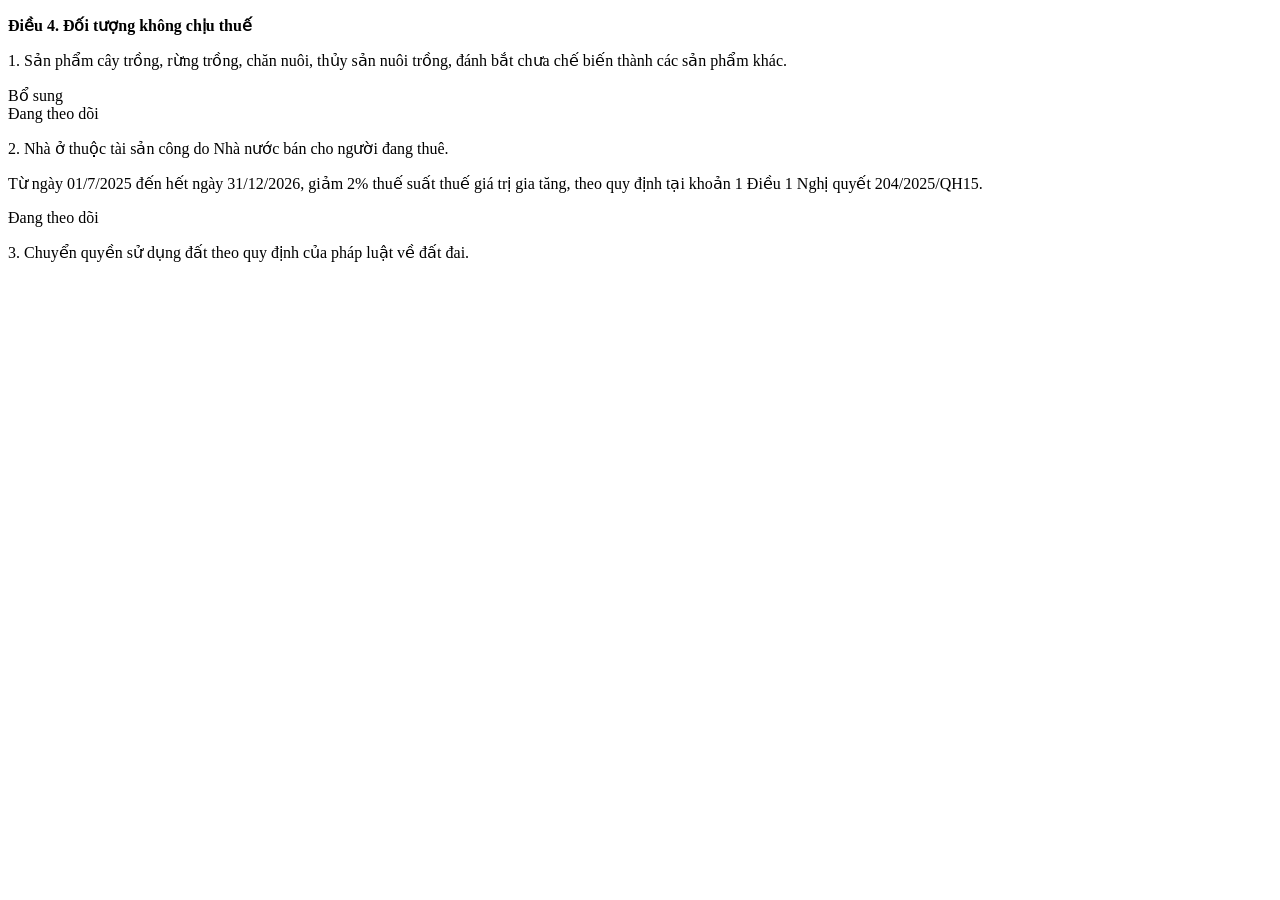
<file: tests/fixtures/crawler/amended_clause.html>
<!DOCTYPE html>
<!-- Abridged from the luatvietnam.vn page of Decree 181/2025/NĐ-CP, Article 4: a clause the site
     marks as amended. The clause text sits inside a div.popupRelate, which must be kept; the
     div.docitemadd after it holds only the site's "Bổ sung" label, which must not, and neither
     must the site's comment block (div.docitem-binhluan). -->
<html lang="vi">
<head><meta charset="utf-8"><title>Nghị định số 181/2025/NĐ-CP</title></head>
<body>
<div class="the-document-body" data-role="content-body">
  <div class="docitem-5" id="demuc3036790"><p><strong>Điều 4. Đối tượng không chịu thuế</strong></p></div>
  <div class="docitem-11" id="demuc3036793"><div class="document-tip target-hidden"><span class="btn-tip-r"></span></div><div class="popupRelate docitem-47" data-title="&lt;span class='tooltip-47'&gt;Khoản 1b Điều 4 được bổ sung bởi khoản 1 Điều 1 Nghị định số 359/2025/NĐ-CP&lt;/span&gt;" data-href="/van-ban/get/docitem-view-change-content?tab=content&amp;DocItemId=3036793&amp;DocId=404357&amp;DocReferenceId=422898"> <div class="mab2"><p>1. Sản phẩm cây trồng, rừng trồng, chăn nuôi, thủy sản nuôi trồng, đánh bắt chưa chế biến thành các sản phẩm khác.</p></div> </div><div class="docitemadd"> <span class="popupRelate icon-58" data-title="&lt;span class='tooltip-47'&gt;Khoản 1b Điều 4 được bổ sung bởi khoản 1 Điều 1 Nghị định số 359/2025/NĐ-CP &lt;/span&gt;" data-href="/van-ban/get/docitem-view-change-content?tab=content&amp;DocItemId=3036793&amp;DocId=404357&amp;DocReferenceId=422898"> Bổ sung </span> </div><span class="tooltip-button target-hidden" data-role="customer-doc-item-follow-button" data-id="3036793"><span class="bg-theo-doi">Đang theo dõi</span></span></div>
  <div class="docitem-11" id="demuc3036794"><div class="mab2"><p>2. Nhà ở thuộc tài sản công do Nhà nước bán cho người đang thuê.</p></div></div>
  <!-- The site's own comment between provisions, in a block of its own (from Law 48/2024/QH15). -->
  <div id="demuc3173103" class="docitem-17"><div class="document-tip target-hidden"><span class="btn-tip-r"></span></div><div class="docitem-binhluan"><span class="nhay1"></span><div class="mab2"><p>Từ ngày 01/7/2025 đến hết ngày 31/12/2026, giảm 2% thuế suất thuế giá trị gia tăng, theo quy định tại <span class='popupRelate text-link noi-dung-tham-chieu' data-title='Nội dung tham chiếu. Click vào để xem chi tiết.'>khoản 1 Điều 1</span> Nghị quyết 204/2025/QH15.</p></div><span class="nhay2"></span></div><span class="tooltip-button target-hidden" data-role="customer-doc-item-follow-button" data-id="3173103"><span class="bg-theo-doi">Đang theo dõi</span></span></div>
  <div class="docitem-11" id="demuc3036795"><div class="mab2"><p>3. Chuyển quyền sử dụng đất theo quy định của pháp luật về đất đai.</p></div></div>
</div>
</body>
</html>
</file>
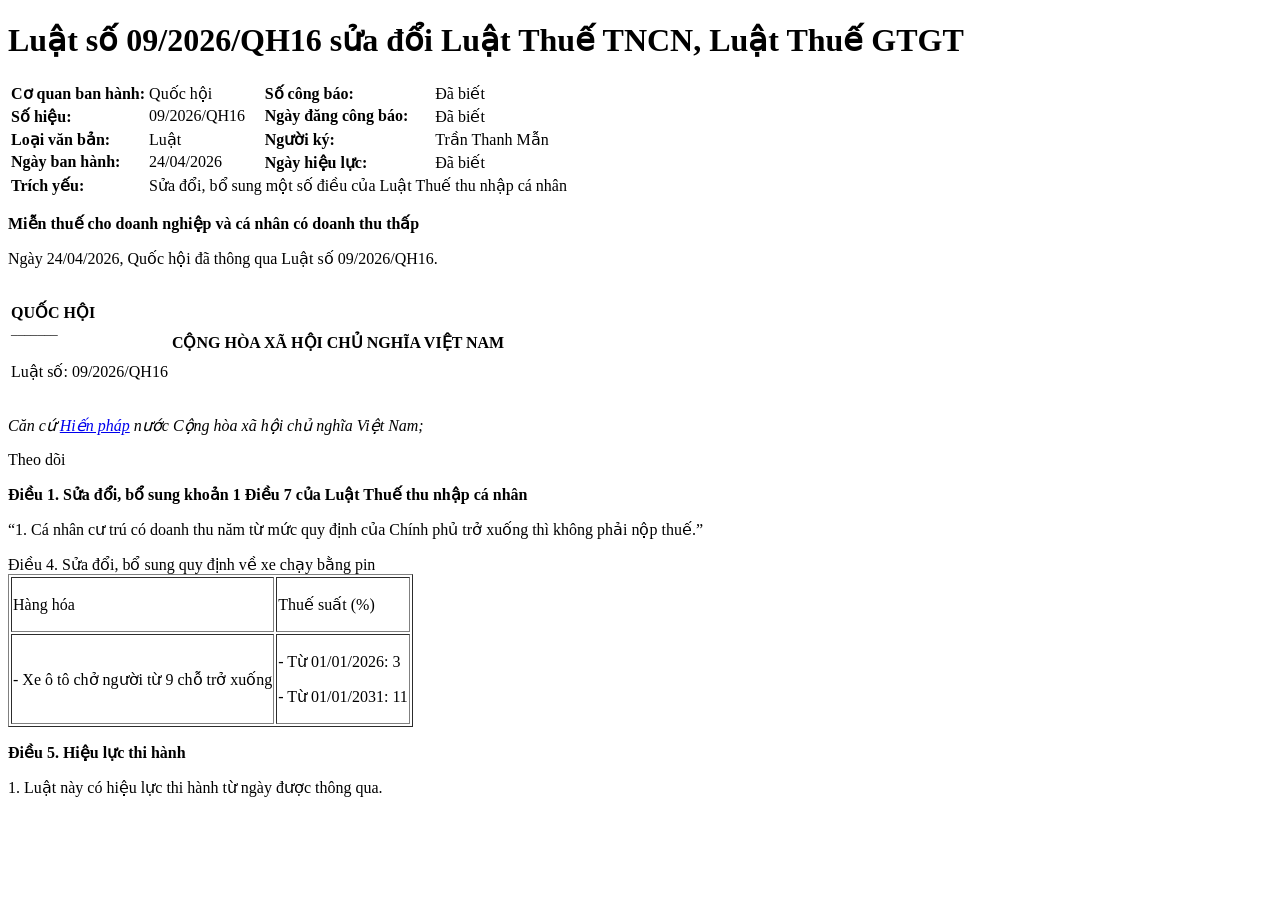
<file: tests/fixtures/crawler/document.html>
<!DOCTYPE html>
<!-- Abridged from the luatvietnam.vn page of Law 09/2026/QH16: the same element structure,
     most text and every site widget but one removed. -->
<html lang="vi">
<head><meta charset="utf-8"><title>Luật số 09/2026/QH16</title><script>var tracker = 1;</script></head>
<body>
<h1 class="the-document-title">Luật số 09/2026/QH16 sửa đổi Luật Thuế TNCN, Luật Thuế GTGT </h1>
<div class="div-table">
  <table class="table table-bordered"><tbody>
    <tr>
      <td class="bg-f7f7f7"><strong>Cơ quan ban hành: </strong></td><td><span>Quốc hội</span></td>
      <td class="bg-f7f7f7"><div class="tooltip-1"><strong>Số công báo:</strong></div></td>
      <td><div class="tooltip-1"><span class="color-red">Đã biết</span></div></td>
    </tr>
    <tr>
      <td class="bg-f7f7f7"><strong>Số hiệu:</strong></td><td><span>09/2026/QH16</span></td>
      <td class="bg-f7f7f7"><strong>Ngày đăng công báo:</strong></td><td><span class="color-red">Đã biết</span></td>
    </tr>
    <tr>
      <td class="bg-f7f7f7"><strong>Loại văn bản:</strong></td><td><span>Luật</span></td>
      <td class="bg-f7f7f7"><strong>Người ký:</strong></td><td><span>Trần Thanh Mẫn</span></td>
    </tr>
    <tr>
      <td class="bg-f7f7f7"><strong>Ngày ban hành:</strong></td><td><span>24/04/2026</span></td>
      <td class="bg-f7f7f7"><strong>Ngày hiệu lực:</strong></td><td><div class="tooltip-1"><span class="color-red">Đã biết</span></div></td>
    </tr>
    <tr>
      <td class="bg-f7f7f7"><strong>Trích yếu:</strong></td>
      <td colspan="3">Sửa đổi, bổ sung một số điều của Luật Thuế thu nhập cá nhân</td>
    </tr>
  </tbody></table>
</div>

<div class="the-document-body doc-summary">
  <p><strong>Miễn thuế cho doanh nghiệp và cá nhân có doanh thu thấp</strong></p>
  <p>Ngày 24/04/2026, Quốc hội đã thông qua Luật số 09/2026/QH16.</p>
</div>

<div class="the-document-body" data-role="content-body">
  <div class="docitem-8" id="demuc3663453"><table border="0"><tbody><tr>
    <td><p><b>QUỐC HỘI</b><br/><sup>_______</sup><br/><br/>Luật số: 09/2026/QH16</p></td>
    <td><p><b>CỘNG HÒA XÃ HỘI CHỦ NGHĨA VIỆT NAM</b></p></td>
  </tr></tbody></table></div>
  <div class="docitem-14" id="demuc3663455"><p><em>Căn cứ <a class="doclink" href="/tu-phap/hien-phap-2013-83320-d1.html">Hiến pháp</a> nước Cộng hòa xã hội chủ nghĩa Việt Nam;</em></p></div>
  <div class="docitem-5" id="demuc3663457"><div class="document-tip target-hidden"><span class="btn-tip-r">Theo dõi</span></div><p><strong>Điều 1. Sửa đổi, bổ sung khoản 1 Điều 7 của Luật Thuế thu nhập cá nhân</strong></p><p>“1. Cá nhân cư trú có doanh thu năm từ mức quy định của Chính phủ trở xuống thì không phải nộp thuế.”</p></div>
  <div class="docitem-5" id="demuc3663460">Điều 4. Sửa đổi, bổ sung quy định về xe chạy bằng pin
    <table border="1"><tbody>
      <tr><td><p>Hàng hóa</p></td><td><p>Thuế suất (%)</p></td></tr>
      <tr><td><p>- Xe ô tô chở người từ 9 chỗ trở xuống</p></td><td><p>- Từ 01/01/2026: 3</p><p>- Từ 01/01/2031: 11</p></td></tr>
    </tbody></table>
  </div>
  <div class="docitem-5" id="demuc3663461"><p><strong>Điều 5. Hiệu lực thi hành</strong></p></div>
  <div class="docitem-11" id="demuc3663462"><p>1. Luật này có hiệu lực thi hành từ ngày được thông qua.</p></div>
  <div class="docitem-11" id="demuc3663499"><p> </p></div>
</div>
</body>
</html>
</file>
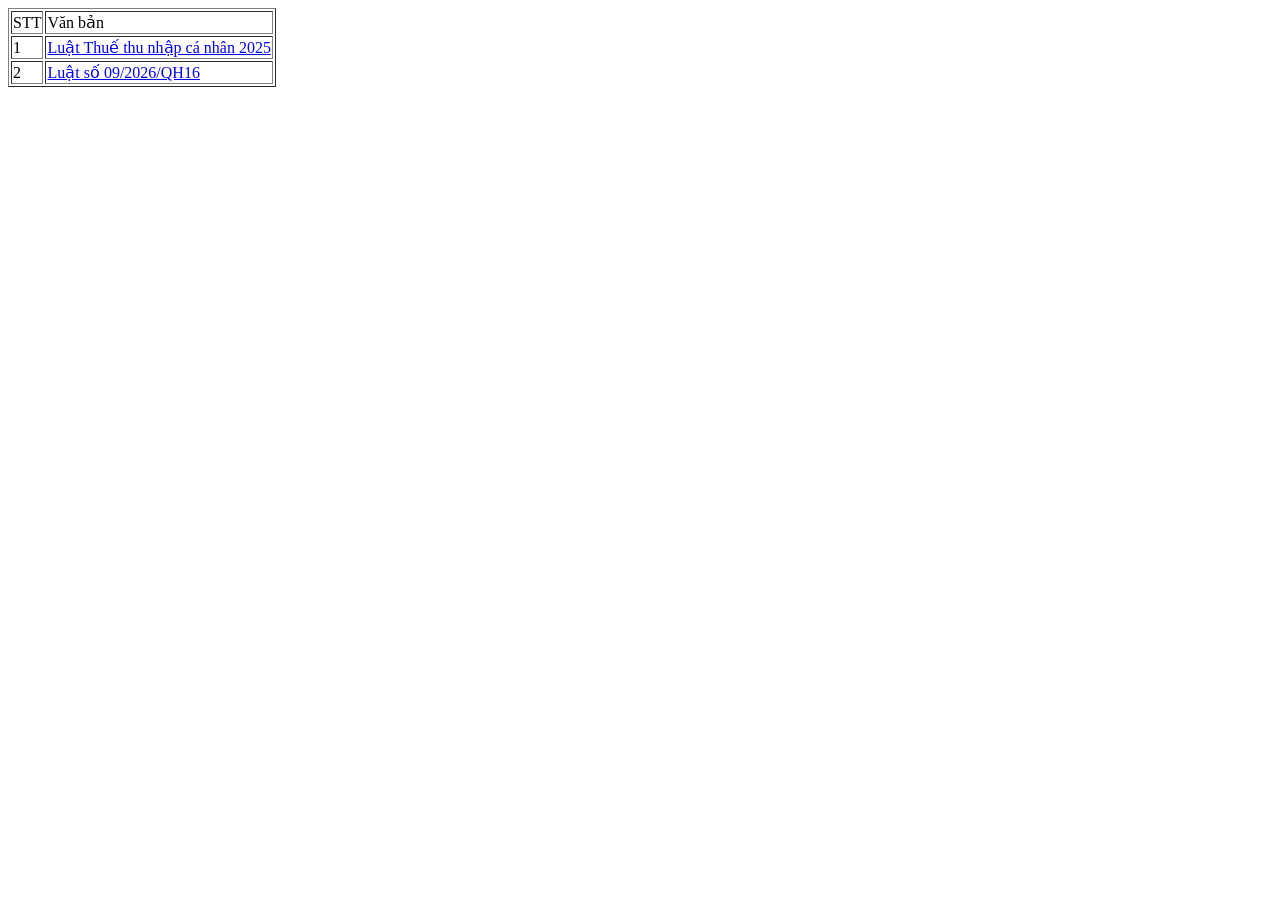
<file: tests/fixtures/crawler/index_pit.html>
<!DOCTYPE html>
<!-- Abridged from the personal income tax summary article: lists Law 09/2026, also in the
     first article, and one document of its own. -->
<html lang="vi">
<head><meta charset="utf-8"><title>Tổng hợp văn bản hướng dẫn về thuế TNCN</title></head>
<body>
<div class="main"><article>
  <table border="1"><tbody>
    <tr><td>STT</td><td>Văn bản</td></tr>
    <tr><td>1</td><td><a href="/thue/luat-thue-thu-nhap-ca-nhan-2025-so-109-2025-qh15-422733-d1.html">Luật Thuế thu nhập cá nhân 2025</a></td></tr>
    <tr><td>2</td><td><a href="/thue/luat-thue-sua-doi-2026-so-09-2026-qh16-434729-d1.html">Luật số 09/2026/QH16</a></td></tr>
  </tbody></table>
</article></div>
</body>
</html>
</file>
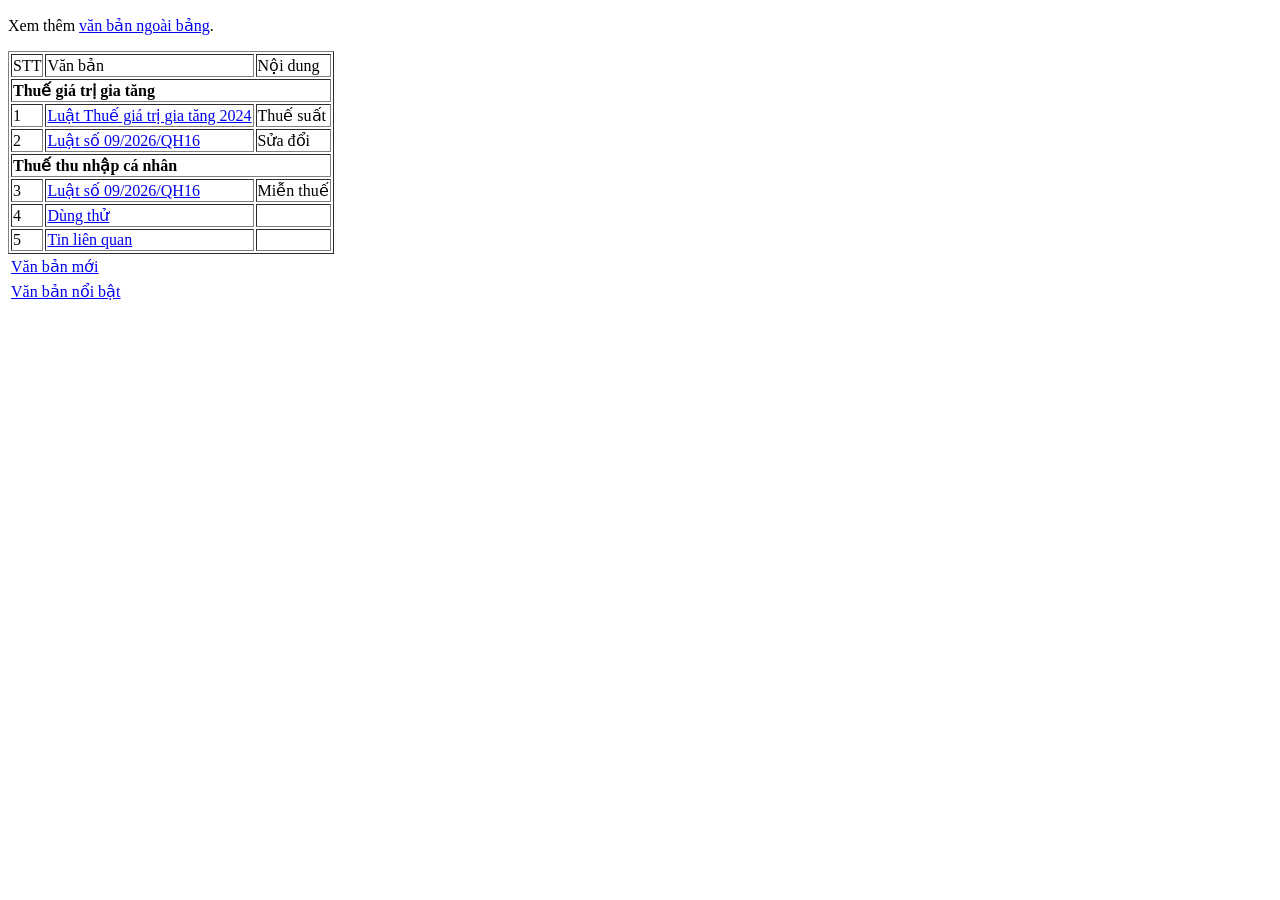
<file: tests/fixtures/crawler/index_tax.html>
<!DOCTYPE html>
<!-- Abridged from a luatvietnam.vn summary article: the document list is a table inside the
     article; the sidebar, related news and footer also link to documents. -->
<html lang="vi">
<head><meta charset="utf-8"><title>Tổng hợp danh sách Luật thuế</title></head>
<body>
<div class="main"><article>
  <p>Xem thêm <a href="/thue/nghi-dinh-999-2026-nd-cp-ngoai-bang-900009-d1.html">văn bản ngoài bảng</a>.</p>
  <table border="1"><tbody>
    <tr><td>STT</td><td>Văn bản</td><td>Nội dung</td></tr>
    <tr><td colspan="3"><strong>Thuế giá trị gia tăng</strong></td></tr>
    <tr><td>1</td><td><a href="/thue/luat-thue-gia-tri-gia-tang-2024-so-48-2024-qh15-379409-d1.html">Luật Thuế giá trị gia tăng 2024</a></td><td>Thuế suất</td></tr>
    <tr><td>2</td><td><a href="https://luatvietnam.vn/thue/luat-thue-sua-doi-2026-so-09-2026-qh16-434729-d1.html">Luật số 09/2026/QH16</a></td><td>Sửa đổi</td></tr>
    <tr><td colspan="3"><strong>Thuế thu nhập cá nhân</strong></td></tr>
    <tr><td>3</td><td><a href="/thue/luat-thue-sua-doi-2026-so-09-2026-qh16-434729-d1.html">Luật số 09/2026/QH16</a></td><td>Miễn thuế</td></tr>
    <tr><td>4</td><td><a href="/thue/luat-thue-sua-doi-2026-so-09-2026-qh16-434729-d1-trial.html">Dùng thử</a></td><td></td></tr>
    <tr><td>5</td><td><a href="/thue-phi-le-phi/tin-tuc-thue-565-12345-article.html">Tin liên quan</a></td><td></td></tr>
  </tbody></table>
</article></div>
<aside><table><tbody><tr><td><a href="/thue/thong-tu-1-2026-tt-btc-aside-900001-d1.html">Văn bản mới</a></td></tr></tbody></table></aside>
<footer><table><tbody><tr><td><a href="/thue/thong-tu-2-2026-tt-btc-footer-900002-d1.html">Văn bản nổi bật</a></td></tr></tbody></table></footer>
</body>
</html>
</file>
